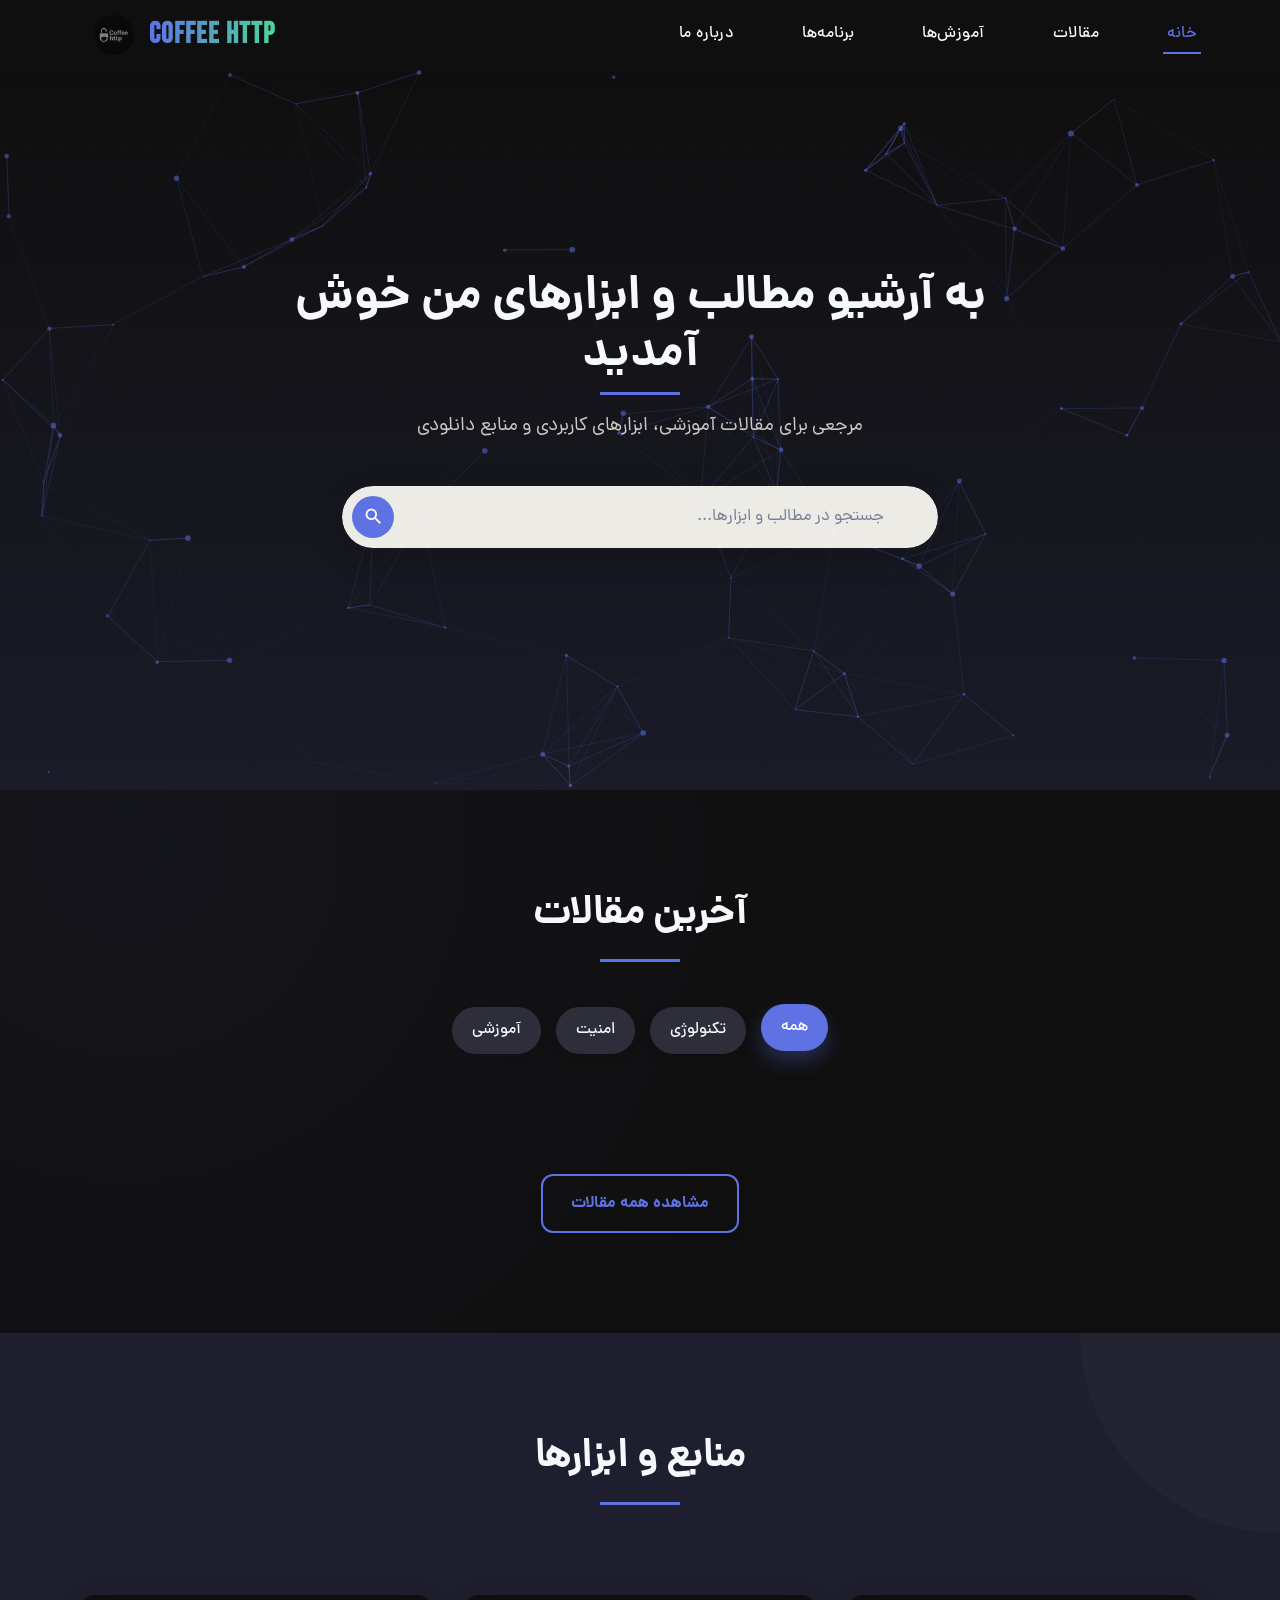
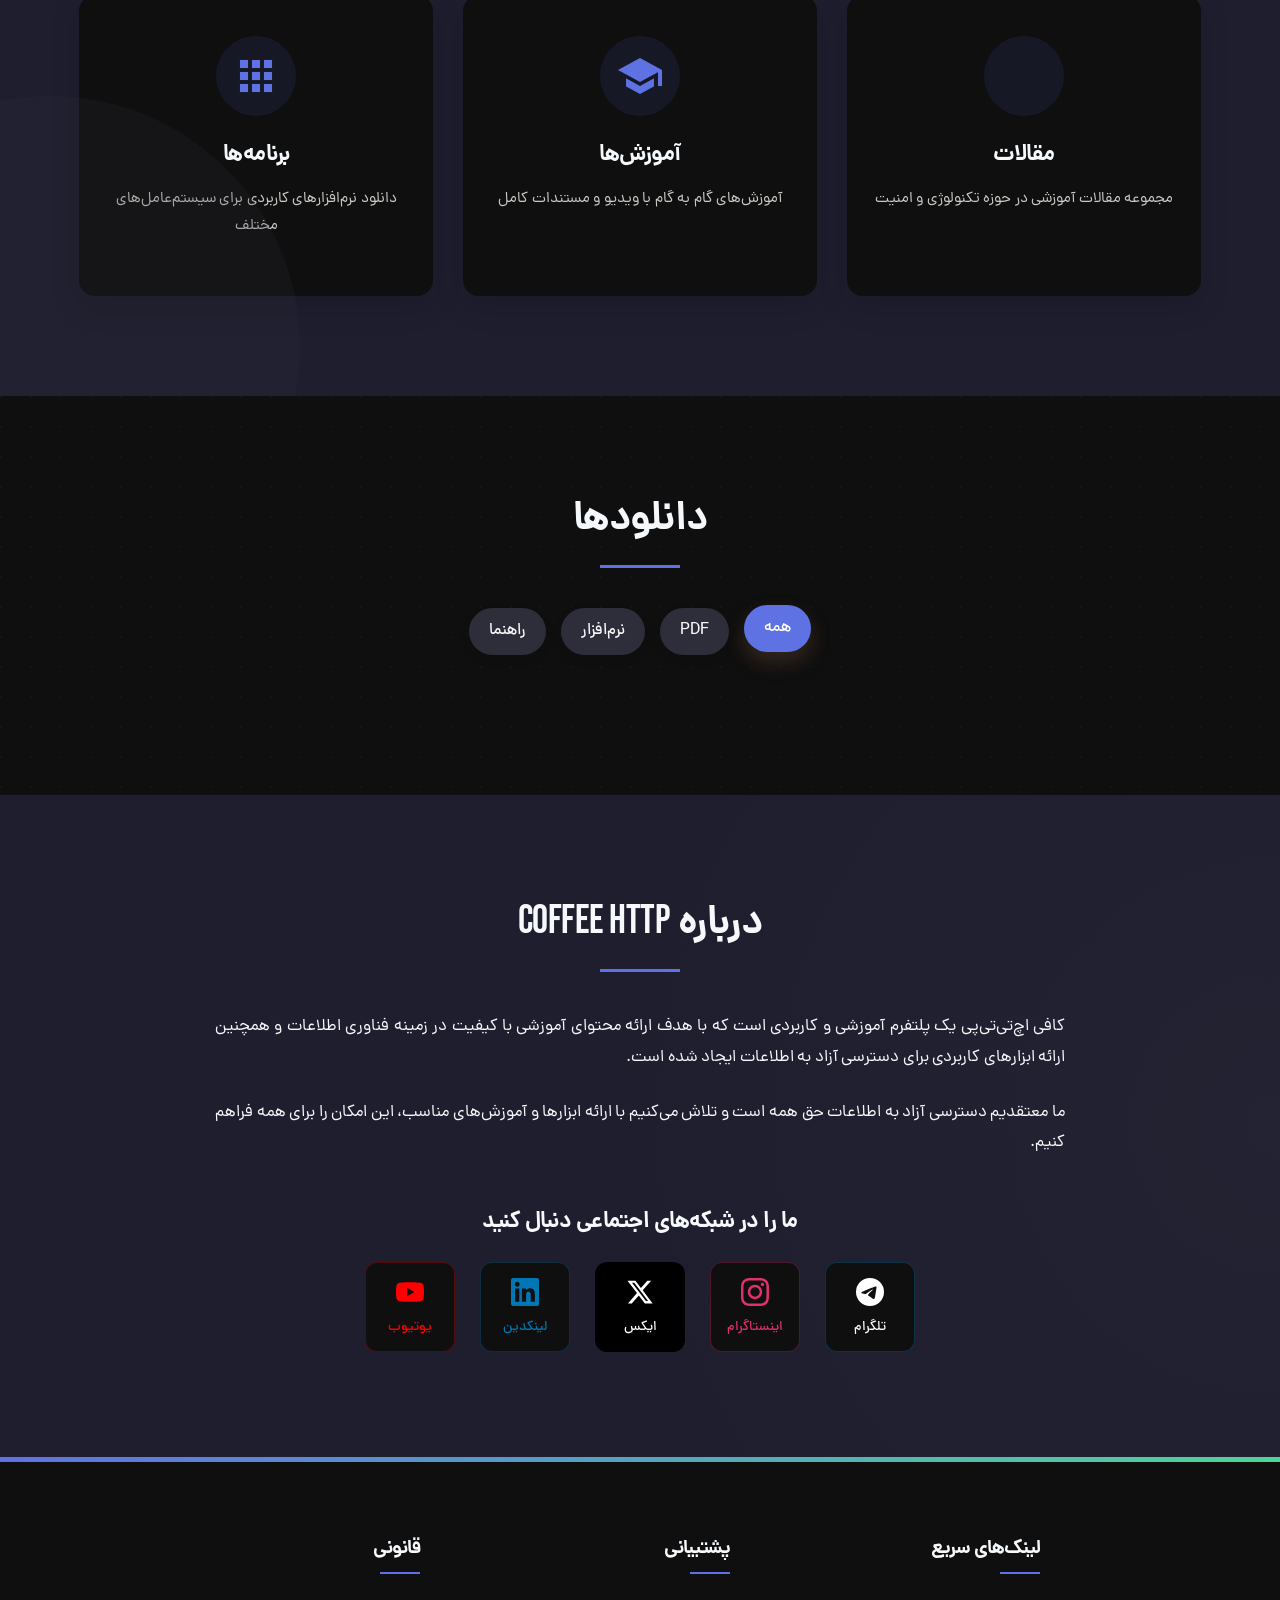
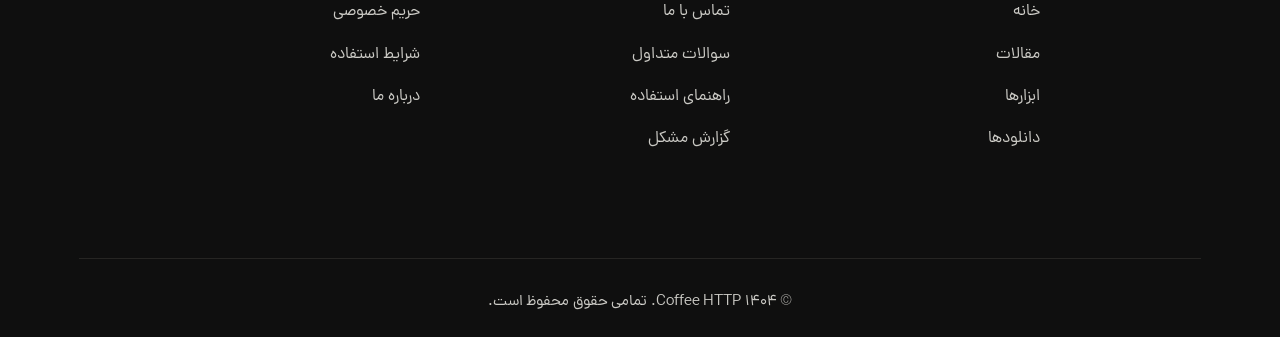
<file: index.html>
<!DOCTYPE html>
<html lang="fa" dir="rtl">
<head>
  <meta charset="utf-8">
  <meta name="viewport" content="width=device-width, initial-scale=1.0, maximum-scale=1.0, user-scalable=no">
  <meta name="description" content="Coffee HTTP - آرشیو مقالات، ابزارها و آموزش‌های پیشرفته دنیای دیجیتال">
  <meta name="theme-color" content="#1E1E2F">
  <meta name="apple-mobile-web-app-capable" content="yes">
  <meta name="apple-mobile-web-app-status-bar-style" content="black-translucent">
  <title>Coffee HTTP | آرشیو هوشمند مقالات و ابزارها</title>
  <link href="https://fonts.googleapis.com/icon?family=Material+Icons" rel="stylesheet">
  <link rel="preconnect" href="https://fonts.googleapis.com">
  <link rel="preconnect" href="https://fonts.gstatic.com" crossorigin>
  <link href="https://fonts.googleapis.com/css2?family=Bebas+Neue&display=swap" rel="stylesheet">
  <link href="style.css" rel="stylesheet" type="text/css">
  <link href="css/animations.css" rel="stylesheet" type="text/css">
</head>

<body>
  <header>
    <div class="container">
      <div class="logo">
        <a href="index.html" style="text-decoration:none; color:inherit; display:flex; align-items:center;">
          <h1>Coffee HTTP</h1>
          <img src="images/logo.png" alt="Coffee HTTP Logo" id="logo">
        </a>
      </div>
      <nav>
        <div class="menu-toggle">
          <span class="material-icons">menu</span>
        </div>
        <ul class="nav-menu">
          <li><a href="index.html" class="active">خانه</a></li>
          <li><a href="articles.html">مقالات</a></li>
          <li><a href="tutorials.html">آموزش‌ها</a></li>
          <li><a href="apps.html">برنامه‌ها</a></li>
          <li><a href="#about">درباره ما</a></li>
        </ul>
      </nav>
    </div>
  </header>

  <section class="hero">
    <div id="particles-js"></div>
    <div class="container content-over-particles">
      <div class="hero-content">
        <h2 class="centered-text">به آرشیو مطالب و ابزارهای من خوش آمدید</h2>
        <p class="centered-text" style="text-align: center; margin: 0 auto 20px auto; max-width: 800px;">مرجعی برای مقالات آموزشی، ابزارهای کاربردی و منابع دانلودی</p>
        <div class="search-container">
          <input type="text" id="search-input" placeholder="جستجو در مطالب و ابزارها...">
          <button id="search-button"><span class="material-icons">search</span></button>
        </div>
      </div>
    </div>
  </section>

  <section id="articles" class="articles-section">
    <div class="container">
      <div class="section-header">
        <h2>آخرین مقالات</h2>
        <div class="categories">
          <span class="category active" data-category="all">همه</span>
          <span class="category" data-category="tech">تکنولوژی</span>
          <span class="category" data-category="security">امنیت</span>
          <span class="category" data-category="tutorial">آموزشی</span>
        </div>
      </div>

      <div class="articles-container" id="articles-container">
        <!-- Article cards will be dynamically loaded here from script.js -->
      </div>

      <div class="view-more">
        <a href="articles.html" class="btn secondary-btn">مشاهده همه مقالات</a>
      </div>
    </div>
  </section>

  <section id="tools" class="tools-section">
    <div class="container">
      <h2>منابع و ابزارها</h2>
      <div class="category-cards">
        <a href="articles.html" class="category-card">
          <div class="category-icon">
            <span class="material-icons">article</span>
          </div>
          <h3>مقالات</h3>
          <p>مجموعه مقالات آموزشی در حوزه تکنولوژی و امنیت</p>
        </a>

        <a href="tutorials.html" class="category-card">
          <div class="category-icon">
            <span class="material-icons">school</span>
          </div>
          <h3>آموزش‌ها</h3>
          <p>آموزش‌های گام به گام با ویدیو و مستندات کامل</p>
        </a>

        <a href="apps.html" class="category-card">
          <div class="category-icon">
            <span class="material-icons">apps</span>
          </div>
          <h3>برنامه‌ها</h3>
          <p>دانلود نرم‌افزارهای کاربردی برای سیستم‌عامل‌های مختلف</p>
        </a>
      </div>
    </div>
  </section>

  <section id="downloads" class="downloads-section">
    <div class="container">
      <h2>دانلودها</h2>
      <div class="downloads-filters">
        <span class="filter active" data-filter="all">همه</span>
        <span class="filter" data-filter="pdf">PDF</span>
        <span class="filter" data-filter="app">نرم‌افزار</span>
        <span class="filter" data-filter="guide">راهنما</span>
      </div>

      <div class="downloads-container" id="downloads-container">
        <!-- Download items will be dynamically loaded here from script.js -->
      </div>
    </div>
  </section>

  <section id="about" class="about-section">
    <div class="container">
      <div class="about-content">
        <h2>درباره 
          <span 
            class="en-brand" 
            style="font-family: 'Bebas Neue', sans-serif; font-weight: 400; font-style: normal;">
            Coffee HTTP
          </span>
        </h2>
        <p>کافی اچ‌تی‌تی‌پی یک پلتفرم آموزشی و کاربردی است که با هدف ارائه محتوای آموزشی با کیفیت در زمینه فناوری اطلاعات و همچنین ارائه ابزارهای کاربردی برای دسترسی آزاد به اطلاعات ایجاد شده است.</p>
        <p>ما معتقدیم دسترسی آزاد به اطلاعات حق همه است و تلاش می‌کنیم با ارائه ابزارها و آموزش‌های مناسب، این امکان را برای همه فراهم کنیم.</p>

        <div class="social-links">
            <h3>ما را در شبکه‌های اجتماعی دنبال کنید</h3>
            <div class="social-icons">
              <a href="https://t.me/CoffeeHTTP" target="_blank" rel="noopener noreferrer" aria-label="تلگرام" class="social-link telegram">
                <svg viewBox="0 0 24 24" width="24" height="24" class="social-icon-svg"><path fill="currentColor" d="M11.944 0A12 12 0 0 0 0 12a12 12 0 0 0 12 12 12 12 0 0 0 12-12A12 12 0 0 0 12 0a12 12 0 0 0-.056 0zm4.962 7.224c.1-.002.321.023.465.14a.506.506 0 0 1 .171.325c.016.093.036.306.02.472-.18 1.898-.962 6.502-1.36 8.627-.168.9-.499 1.201-.82 1.23-.696.065-1.225-.46-1.9-.902-1.056-.693-1.653-1.124-2.678-1.8-1.185-.78-.417-1.21.258-1.91.177-.184 3.247-2.977 3.307-3.23.007-.032.014-.15-.056-.212s-.174-.041-.249-.024c-.106.024-1.793 1.14-5.061 3.345-.48.33-.913.49-1.302.48-.428-.008-1.252-.241-1.865-.44-.752-.245-1.349-.374-1.297-.789.027-.216.325-.437.893-.663 3.498-1.524 5.83-2.529 6.998-3.014 3.332-1.386 4.025-1.627 4.476-1.635z"/></svg>
                <span class="social-name">تلگرام</span>
              </a>
              <a href="#" target="_blank" aria-label="اینستاگرام" class="social-link instagram">
                <svg viewBox="0 0 24 24" width="24" height="24" class="social-icon-svg"><path fill="currentColor" d="M12 0C8.74 0 8.333.015 7.053.072 5.775.132 4.905.333 4.14.63c-.789.306-1.459.717-2.126 1.384S.935 3.35.63 4.14C.333 4.905.131 5.775.072 7.053.012 8.333 0 8.74 0 12s.015 3.667.072 4.947c.06 1.277.261 2.148.558 2.913.306.788.717 1.459 1.384 2.126.667.666 1.336 1.079 2.126 1.384.766.296 1.636.499 2.913.558C8.333 23.988 8.74 24 12 24s3.667-.015 4.947-.072c1.277-.06 2.148-.262 2.913-.558.788-.306 1.459-.718 2.126-1.384.666-.667 1.079-1.335 1.384-2.126.296-.765.499-1.636.558-2.913.06-1.28.072-1.687.072-4.947s-.015-3.667-.072-4.947c-.06-1.277-.262-2.149-.558-2.913-.306-.789-.718-1.459-1.384-2.126C21.319 1.347 20.651.935 19.86.63c-.765-.297-1.636-.499-2.913-.558C15.667.012 15.26 0 12 0zm0 2.16c3.203 0 3.585.016 4.85.071 1.17.055 1.805.249 2.227.415.562.217.96.477 1.382.896.419.42.679.819.896 1.381.164.422.36 1.057.413 2.227.057 1.266.07 1.646.07 4.85s-.015 3.585-.074 4.85c-.061 1.17-.256 1.805-.421 2.227-.224.562-.479.96-.899 1.382-.419.419-.824.679-1.38.896-.42.164-1.065.36-2.235.413-1.274.057-1.649.07-4.859.07-3.211 0-3.586-.015-4.859-.074-1.171-.061-1.816-.256-2.236-.421-.569-.224-.96-.479-1.379-.899-.421-.419-.69-.824-.9-1.38-.165-.42-.359-1.065-.42-2.235-.045-1.26-.061-1.649-.061-4.844 0-3.196.016-3.586.061-4.861.061-1.17.255-1.814.42-2.234.21-.57.479-.96.9-1.381.419-.419.81-.689 1.379-.898.42-.166 1.051-.361 2.221-.421 1.275-.045 1.65-.06 4.859-.06l.045.03zm0 3.678c-3.405 0-6.162 2.76-6.162 6.162 0 3.405 2.76 6.162 6.162 6.162 3.405 0 6.162-2.76 6.162-6.162 0-3.405-2.76-6.162-6.162-6.162zM12 16c-2.21 0-4-1.79-4-4s1.79-4 4-4 4 1.79 4 4-1.79 4-4 4zm7.846-10.405c0 .795-.646 1.44-1.44 1.44-.795 0-1.44-.646-1.44-1.44 0-.794.646-1.439 1.44-1.439.793-.001 1.44.645 1.44 1.439z"/></svg>
                <span class="social-name">اینستاگرام</span>
              </a>
              <a href="#" target="_blank" aria-label="ایکس (توئیتر)" class="social-link twitter">
                <svg viewBox="0 0 24 24" width="24" height="24" class="social-icon-svg"><path fill="currentColor" d="M18.244 2.25h3.308l-7.227 8.26 8.502 11.24H16.17l-5.214-6.817L4.99 21.75H1.68l7.73-8.835L1.254 2.25H8.08l4.713 6.231zm-1.161 17.52h1.833L7.084 4.126H5.117z"/></svg>
                <span class="social-name">ایکس</span>
              </a>
              <a href="#" target="_blank" aria-label="لینکدین" class="social-link linkedin">
                <svg viewBox="0 0 24 24" width="24" height="24" class="social-icon-svg"><path fill="currentColor" d="M20.447 20.452h-3.554v-5.569c0-1.328-.027-3.037-1.852-3.037-1.853 0-2.136 1.445-2.136 2.939v5.667H9.351V9h3.414v1.561h.046c.477-.9 1.637-1.85 3.37-1.85 3.601 0 4.267 2.37 4.267 5.455v6.286zM5.337 7.433c-1.144 0-2.063-.926-2.063-2.065 0-1.138.92-2.063 2.063-2.063 1.14 0 2.064.925 2.064 2.063 0 1.139-.925 2.065-2.064 2.065zm1.782 13.019H3.555V9h3.564v11.452zM22.225 0H1.771C.792 0 0 .774 0 1.729v20.542C0 23.227.792 24 1.771 24h20.451C23.2 24 24 23.227 24 22.271V1.729C24 .774 23.2 0 22.222 0h.003z"/></svg>
                <span class="social-name">لینکدین</span>
              </a>
              <a href="#" target="_blank" aria-label="یوتیوب" class="social-link youtube">
                <svg viewBox="0 0 24 24" width="24" height="24" class="social-icon-svg"><path fill="currentColor" d="M23.498 6.186a3.016 3.016 0 0 0-2.122-2.136C19.505 3.545 12 3.545 12 3.545s-7.505 0-9.377.505A3.017 3.017 0 0 0 .502 6.186C0 8.07 0 12 0 12s0 3.93.502 5.814a3.016 3.016 0 0 0 2.122 2.136c1.871.505 9.376.505 9.376.505s7.505 0 9.377-.505a3.015 3.015 0 0 0 2.122-2.136C24 15.93 24 12 24 12s0-3.93-.502-5.814zM9.545 15.568V8.432L15.818 12l-6.273 3.568z"/></svg>
                <span class="social-name">یوتیوب</span>
              </a>
            </div>
          </div>
      </div>
    </div>
  </section>

  <footer>
    <div class="container">
      <div class="footer-content">
        <div class="footer-links">
          <div class="footer-section">
            <h4>لینک‌های سریع</h4>
            <ul>
              <li><a href="#">خانه</a></li>
              <li><a href="#articles">مقالات</a></li>
              <li><a href="#tools">ابزارها</a></li>
              <li><a href="#downloads">دانلودها</a></li>
            </ul>
          </div>

          <div class="footer-section">
            <h4>پشتیبانی</h4>
            <ul>
              <li><a href="support.html">تماس با ما</a></li>
              <li><a href="support.html#faq">سوالات متداول</a></li>
              <li><a href="support.html#guide">راهنمای استفاده</a></li>
              <li><a href="support.html#contact">گزارش مشکل</a></li>
            </ul>
          </div>

          <div class="footer-section">
            <h4>قانونی</h4>
            <ul>
              <li><a href="#">حریم خصوصی</a></li>
              <li><a href="#">شرایط استفاده</a></li>
              <li><a href="#">درباره ما</a></li>
            </ul>
          </div>
        </div>
      </div>

      <div class="footer-bottom">
        <p>&copy; ۱۴۰۴ Coffee HTTP. تمامی حقوق محفوظ است.</p>
      </div>
    </div>
  </footer>

  <div id="article-modal" class="modal">
    <div class="modal-content">
      <span class="close-modal">&times;</span>
      <div id="modal-article-content"></div>
      <div class="modal-share">
        <h4>اشتراک‌گذاری این مقاله:</h4>
        <div class="share-buttons">
          <button class="share-btn telegram"><span class="material-icons">send</span> تلگرام</button>
          <button class="share-btn twitter"><span class="material-icons">close</span> ایکس</button>
          <button class="share-btn whatsapp">
            <svg viewBox="0 0 24 24" width="20" height="20" class="social-icon-svg">
              <path fill="currentColor" d="M17.472 14.382c-.297-.149-1.758-.867-2.03-.967-.273-.099-.471-.148-.67.15-.197.297-.767.966-.94 1.164-.173.199-.347.223-.644.075-.297-.15-1.255-.463-2.39-1.475-.883-.788-1.48-1.761-1.653-2.059-.173-.297-.018-.458.13-.606.134-.133.298-.347.446-.52.149-.174.198-.298.298-.497.099-.198.05-.371-.025-.52-.075-.149-.669-1.612-.916-2.207-.242-.579-.487-.5-.669-.51-.173-.008-.371-.01-.57-.01-.198 0-.52.074-.792.372-.272.297-1.04 1.016-1.04 2.479 0 1.462 1.065 2.875 1.213 3.074.149.198 2.096 3.2 5.077 4.487.709.306 1.262.489 1.694.625.712.227 1.36.195 1.871.118.571-.085 1.758-.719 2.006-1.413.248-.694.248-1.289.173-1.413-.074-.124-.272-.198-.57-.347m-5.421 7.403h-.004a9.87 9.87 0 01-5.031-1.378l-.361-.214-3.741.982.998-3.648-.235-.374a9.86 9.86 0 01-1.51-5.26c.001-5.45 4.436-9.884 9.888-9.884 2.64 0 5.122 1.03 6.988 2.898a9.825 9.825 0 012.893 6.994c-.003 5.45-4.437 9.884-9.885 9.884m8.413-18.297A11.815 11.815 0 0012.05 0C5.495 0 .16 5.335.157 11.892c0 2.096.547 4.142 1.588 5.945L.057 24l6.305-1.654a11.882 11.882 0 005.683 1.448h.005c6.554 0 11.89-5.335 11.893-11.893a11.821 11.821 0 00-3.48-8.413z"/>
            </svg> واتساپ
          </button>
          <button class="share-btn copy-link"><span class="material-icons">link</span> کپی لینک</button>
        </div>
      </div>
    </div>
  </div>

  <script src="js/particles.js"></script>
  <script type="module" src="js/main.js"></script>
  <script>
    document.addEventListener('DOMContentLoaded', function() {
      if (document.getElementById('particles-js')) {
        particlesJS('particles-js', {
          "particles": {
            "number": {
              "value": 80,
              "density": {
                "enable": true,
                "value_area": 800
              }
            },
            "color": {
              "value": "#5E72E4"
            },
            "shape": {
              "type": "circle",
              "stroke": {
                "width": 0,
                "color": "#000000"
              },
              "polygon": {
                "nb_sides": 5
              }
            },
            "opacity": {
              "value": 0.5,
              "random": false,
              "anim": {
                "enable": false,
                "speed": 1,
                "opacity_min": 0.1,
                "sync": false
              }
            },
            "size": {
              "value": 3,
              "random": true,
              "anim": {
                "enable": false,
                "speed": 40,
                "size_min": 0.1,
                "sync": false
              }
            },
            "line_linked": {
              "enable": true,
              "distance": 150,
              "color": "#5E72E4",
              "opacity": 0.4,
              "width": 1
            },
            "move": {
              "enable": true,
              "speed": 2,
              "direction": "none",
              "random": false,
              "straight": false,
              "out_mode": "out",
              "attract": {
                "enable": false,
                "rotateX": 600,
                "rotateY": 1200
              }
            }
          },
          "interactivity": {
            "detect_on": "canvas",
            "events": {
              "onhover": {
                "enable": true,
                "mode": "grab"
              },
              "onclick": {
                "enable": true,
                "mode": "push"
              },
              "resize": true
            },
            "modes": {
              "grab": {
                "distance": 140,
                "line_linked": {
                  "opacity": 1
                }
              },
              "bubble": {
                "distance": 400,
                "size": 40,
                "duration": 2,
                "opacity": 8,
                "speed": 3
              },
              "repulse": {
                "distance": 200
              },
              "push": {
                "particles_nb": 4
              },
              "remove": {
                "particles_nb": 2
              }
            }
          },
          "retina_detect": true
        });
      }
    });
  </script>
</body>
</html>
</file>
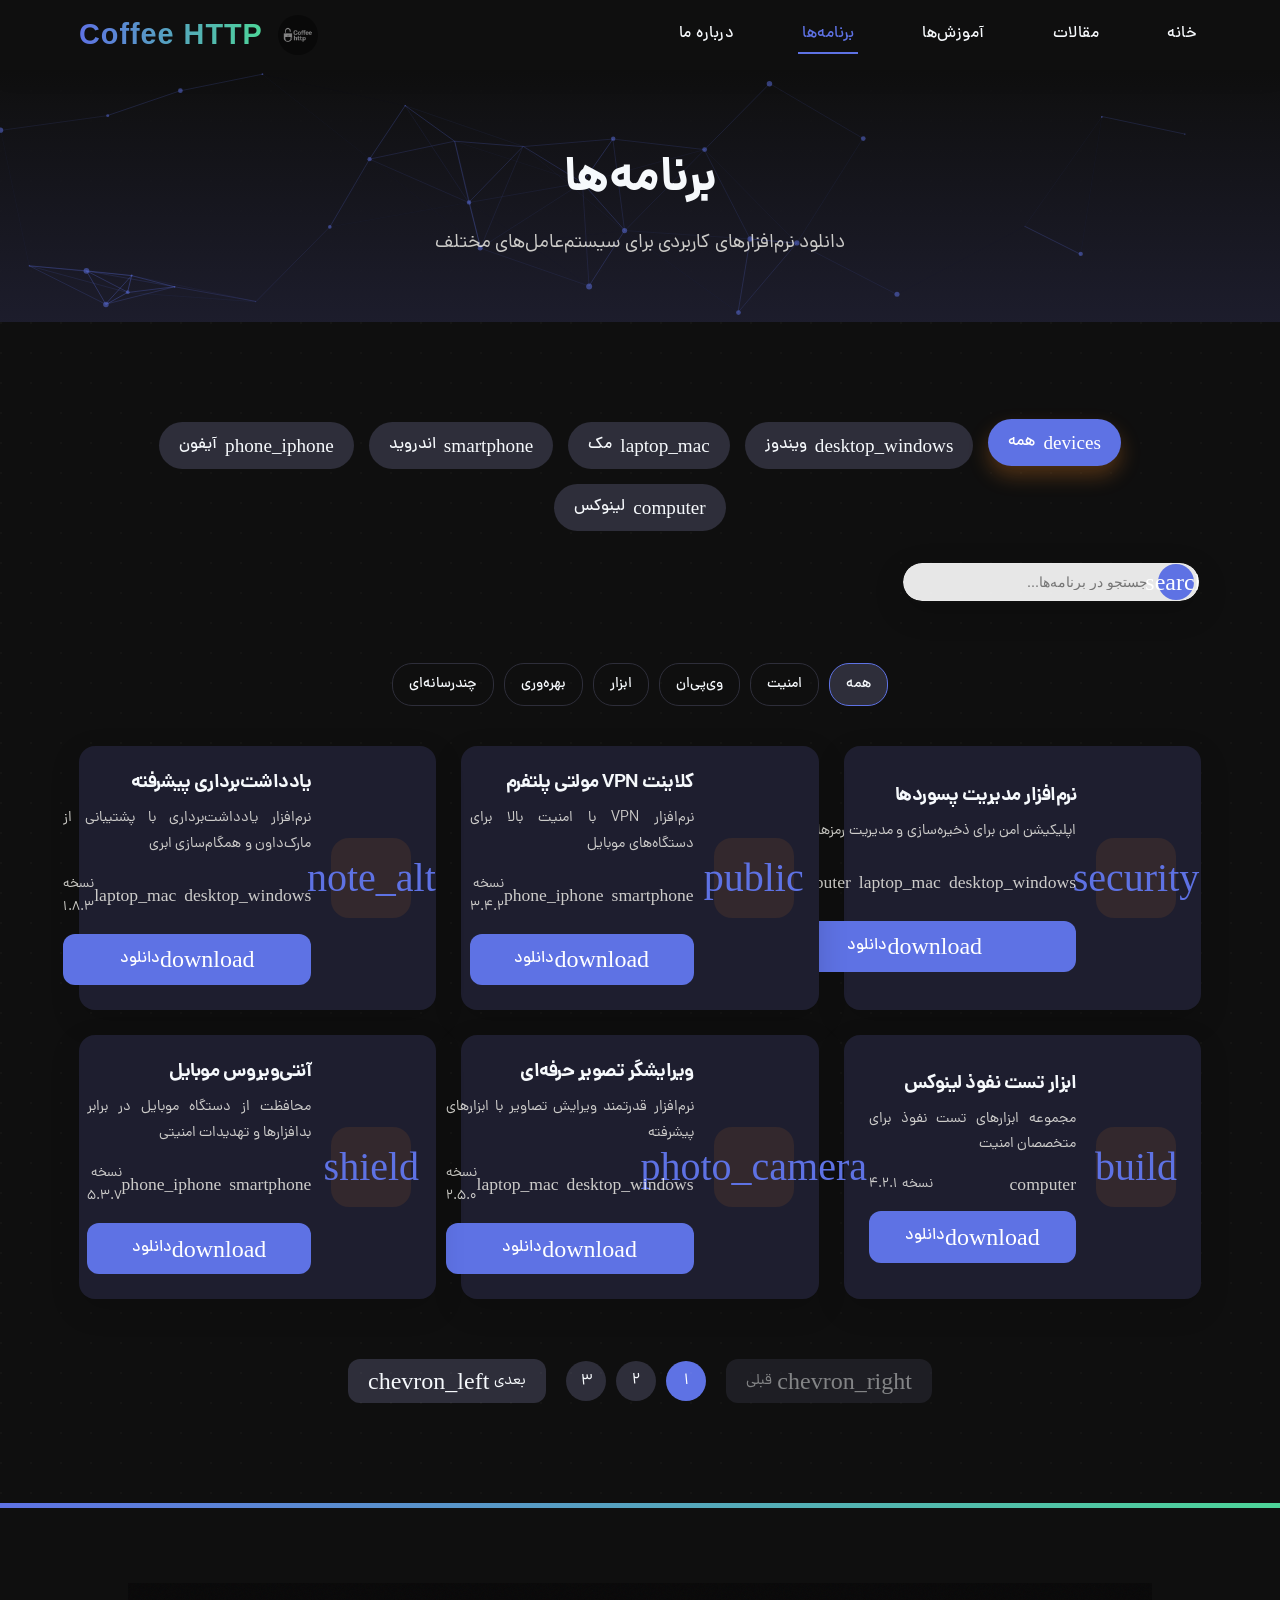
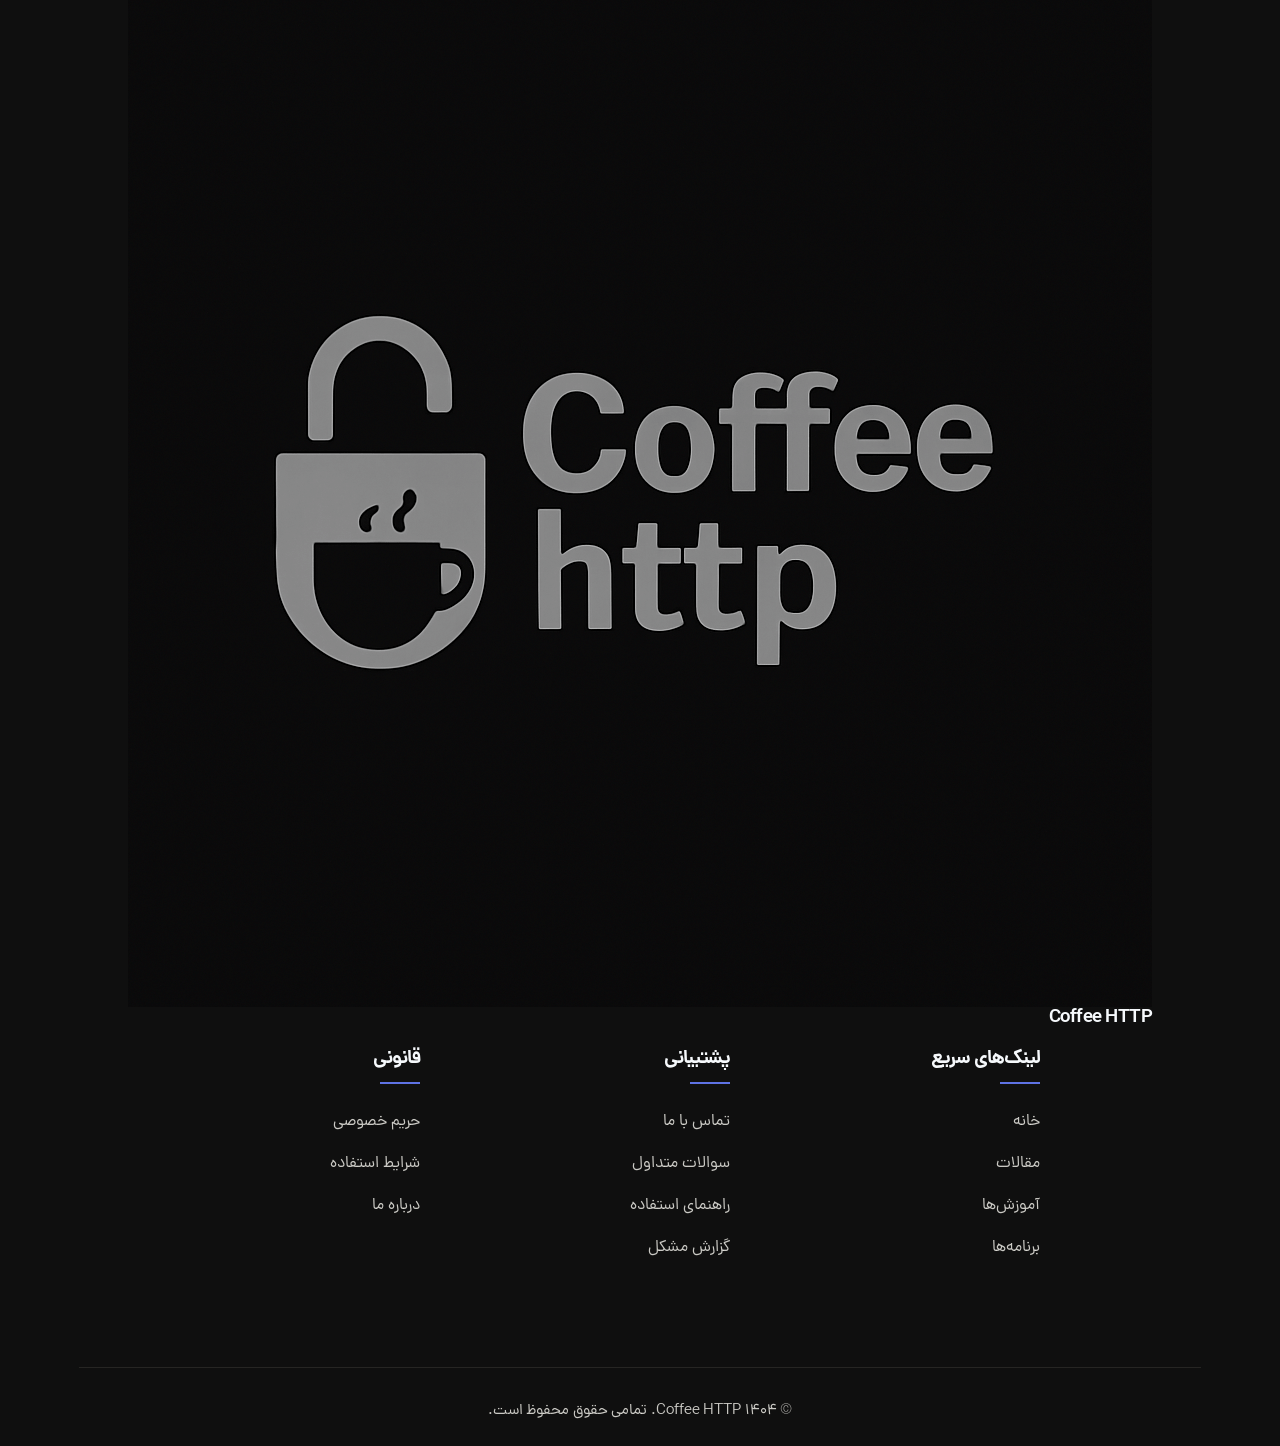
<file: apps.html>
<!DOCTYPE html>
<html lang="fa" dir="rtl">
<head>
  <meta charset="utf-8">
  <meta name="viewport" content="width=device-width, initial-scale=1.0, maximum-scale=1.0, user-scalable=no">
  <meta name="description" content="Coffee HTTP - آرشیو مقالات، ابزارها و آموزش‌های پیشرفته دنیای دیجیتال">
  <meta name="theme-color" content="#1E1E2F">
  <meta name="apple-mobile-web-app-capable" content="yes">
  <meta name="apple-mobile-web-app-status-bar-style" content="black-translucent">
  
  <!-- Security Headers -->
  <meta http-equiv="Content-Security-Policy" content="default-src 'self'; script-src 'self' 'unsafe-inline' https://fonts.googleapis.com; style-src 'self' 'unsafe-inline' https://fonts.googleapis.com; font-src 'self' https://fonts.gstatic.com; img-src 'self' https://source.unsplash.com data:; connect-src 'self';">
  <meta http-equiv="X-Content-Type-Options" content="nosniff">
  <meta http-equiv="X-XSS-Protection" content="1; mode=block">
  <meta http-equiv="Referrer-Policy" content="no-referrer-when-downgrade">
  <title>برنامه‌ها | Coffee HTTP</title>
  <link href="https://fonts.googleapis.com/icon?family=Material+Icons" rel="stylesheet">
  <link rel="preconnect" href="https://fonts.googleapis.com">
  <link rel="preconnect" href="https://fonts.gstatic.com" crossorigin>
  <link href="https://fonts.googleapis.com/css2?family=Bebas+Neue&display=swap" rel="stylesheet">
  <link href="style.css" rel="stylesheet" type="text/css">
  <link href="css/animations.css" rel="stylesheet" type="text/css">
</head>

<body>
  <header>
    <div class="container">
      <div class="logo">
        <a href="index.html" style="text-decoration:none; color:inherit; display:flex; align-items:center;">
          <img src="images/logo.png" alt="Coffee HTTP Logo" id="logo">
          <h1>Coffee HTTP</h1>
        </a>
      </div>
      <nav>
        <div class="menu-toggle">
          <span class="material-icons">menu</span>
        </div>
        <ul class="nav-menu">
          <li><a href="index.html">خانه</a></li>
          <li><a href="articles.html">مقالات</a></li>
          <li><a href="tutorials.html">آموزش‌ها</a></li>
          <li><a href="apps.html" class="active">برنامه‌ها</a></li>
          <li><a href="index.html#about">درباره ما</a></li>
        </ul>
      </nav>
    </div>
  </header>

  <section class="page-header">
    <div id="particles-js"></div>
    <div class="container content-over-particles">
      <h1>برنامه‌ها</h1>
      <p>دانلود نرم‌افزارهای کاربردی برای سیستم‌عامل‌های مختلف</p>
    </div>
  </section>

  <section class="apps-section">
    <div class="container">
      <div class="section-header">
        <div class="os-filters">
          <span class="os-filter active" data-os="all">
            <span class="material-icons">devices</span>
            <span>همه</span>
          </span>
          <span class="os-filter" data-os="windows">
            <span class="material-icons">desktop_windows</span>
            <span>ویندوز</span>
          </span>
          <span class="os-filter" data-os="mac">
            <span class="material-icons">laptop_mac</span>
            <span>مک</span>
          </span>
          <span class="os-filter" data-os="android">
            <span class="material-icons">smartphone</span>
            <span>اندروید</span>
          </span>
          <span class="os-filter" data-os="ios">
            <span class="material-icons">phone_iphone</span>
            <span>آیفون</span>
          </span>
          <span class="os-filter" data-os="linux">
            <span class="material-icons">computer</span>
            <span>لینوکس</span>
          </span>
        </div>
        
        <div class="search-container apps-search">
          <input type="text" id="apps-search-input" placeholder="جستجو در برنامه‌ها...">
          <button id="apps-search-button"><span class="material-icons">search</span></button>
        </div>
      </div>

      <div class="category-tabs">
        <span class="tab active" data-category="all">همه</span>
        <span class="tab" data-category="security">امنیت</span>
        <span class="tab" data-category="vpn">وی‌پی‌ان</span>
        <span class="tab" data-category="utility">ابزار</span>
        <span class="tab" data-category="productivity">بهره‌وری</span>
        <span class="tab" data-category="multimedia">چندرسانه‌ای</span>
      </div>

      <div class="apps-container" id="apps-container">
        <!-- App cards will be dynamically loaded here from script.js -->
        <div class="app-card" data-os="windows mac linux" data-category="security">
          <div class="app-icon">
            <span class="material-icons">security</span>
          </div>
          <div class="app-content">
            <h3>نرم‌افزار مدیریت پسوردها</h3>
            <p>اپلیکیشن امن برای ذخیره‌سازی و مدیریت رمزهای عبور</p>
            <div class="app-meta">
              <div class="app-platforms">
                <span class="platform windows"><span class="material-icons">desktop_windows</span></span>
                <span class="platform mac"><span class="material-icons">laptop_mac</span></span>
                <span class="platform linux"><span class="material-icons">computer</span></span>
              </div>
              <span class="app-version">نسخه 2.1.5</span>
            </div>
            <a href="#" class="download-button">
              <span class="material-icons">download</span>
              دانلود
            </a>
          </div>
        </div>

        <div class="app-card" data-os="android ios" data-category="vpn">
          <div class="app-icon">
            <span class="material-icons">public</span>
          </div>
          <div class="app-content">
            <h3>کلاینت VPN مولتی پلتفرم</h3>
            <p>نرم‌افزار VPN با امنیت بالا برای دستگاه‌های موبایل</p>
            <div class="app-meta">
              <div class="app-platforms">
                <span class="platform android"><span class="material-icons">smartphone</span></span>
                <span class="platform ios"><span class="material-icons">phone_iphone</span></span>
              </div>
              <span class="app-version">نسخه 3.4.2</span>
            </div>
            <a href="#" class="download-button">
              <span class="material-icons">download</span>
              دانلود
            </a>
          </div>
        </div>

        <div class="app-card" data-os="windows mac" data-category="productivity">
          <div class="app-icon">
            <span class="material-icons">note_alt</span>
          </div>
          <div class="app-content">
            <h3>یادداشت‌برداری پیشرفته</h3>
            <p>نرم‌افزار یادداشت‌برداری با پشتیبانی از مارک‌داون و همگام‌سازی ابری</p>
            <div class="app-meta">
              <div class="app-platforms">
                <span class="platform windows"><span class="material-icons">desktop_windows</span></span>
                <span class="platform mac"><span class="material-icons">laptop_mac</span></span>
              </div>
              <span class="app-version">نسخه 1.8.3</span>
            </div>
            <a href="#" class="download-button">
              <span class="material-icons">download</span>
              دانلود
            </a>
          </div>
        </div>

        <div class="app-card" data-os="linux" data-category="utility">
          <div class="app-icon">
            <span class="material-icons">build</span>
          </div>
          <div class="app-content">
            <h3>ابزار تست نفوذ لینوکس</h3>
            <p>مجموعه ابزارهای تست نفوذ برای متخصصان امنیت</p>
            <div class="app-meta">
              <div class="app-platforms">
                <span class="platform linux"><span class="material-icons">computer</span></span>
              </div>
              <span class="app-version">نسخه 4.2.1</span>
            </div>
            <a href="#" class="download-button">
              <span class="material-icons">download</span>
              دانلود
            </a>
          </div>
        </div>

        <div class="app-card" data-os="windows mac" data-category="multimedia">
          <div class="app-icon">
            <span class="material-icons">photo_camera</span>
          </div>
          <div class="app-content">
            <h3>ویرایشگر تصویر حرفه‌ای</h3>
            <p>نرم‌افزار قدرتمند ویرایش تصاویر با ابزارهای پیشرفته</p>
            <div class="app-meta">
              <div class="app-platforms">
                <span class="platform windows"><span class="material-icons">desktop_windows</span></span>
                <span class="platform mac"><span class="material-icons">laptop_mac</span></span>
              </div>
              <span class="app-version">نسخه 2.5.0</span>
            </div>
            <a href="#" class="download-button">
              <span class="material-icons">download</span>
              دانلود
            </a>
          </div>
        </div>

        <div class="app-card" data-os="android ios" data-category="security">
          <div class="app-icon">
            <span class="material-icons">shield</span>
          </div>
          <div class="app-content">
            <h3>آنتی‌ویروس موبایل</h3>
            <p>محافظت از دستگاه موبایل در برابر بدافزارها و تهدیدات امنیتی</p>
            <div class="app-meta">
              <div class="app-platforms">
                <span class="platform android"><span class="material-icons">smartphone</span></span>
                <span class="platform ios"><span class="material-icons">phone_iphone</span></span>
              </div>
              <span class="app-version">نسخه 5.3.7</span>
            </div>
            <a href="#" class="download-button">
              <span class="material-icons">download</span>
              دانلود
            </a>
          </div>
        </div>
      </div>

      <div class="pagination">
        <button class="pagination-btn" id="prev-app-page" disabled><span class="material-icons">chevron_right</span> قبلی</button>
        <div class="page-numbers" id="app-page-numbers">
          <span class="page-number active">۱</span>
          <span class="page-number">۲</span>
          <span class="page-number">۳</span>
        </div>
        <button class="pagination-btn" id="next-app-page">بعدی <span class="material-icons">chevron_left</span></button>
      </div>
    </div>
  </section>

  <footer>
    <div class="container">
      <div class="footer-content">
        <div class="footer-logo">
          <img src="images/logo.png" alt="Coffee HTTP Logo">
          <h3>Coffee HTTP</h3>
        </div>

        <div class="footer-links">
          <div class="footer-section">
            <h4>لینک‌های سریع</h4>
            <ul>
              <li><a href="index.html">خانه</a></li>
              <li><a href="articles.html">مقالات</a></li>
              <li><a href="tutorials.html">آموزش‌ها</a></li>
              <li><a href="apps.html">برنامه‌ها</a></li>
            </ul>
          </div>

          <div class="footer-section">
            <h4>پشتیبانی</h4>
            <ul>
              <li><a href="support.html">تماس با ما</a></li>
              <li><a href="support.html#faq">سوالات متداول</a></li>
              <li><a href="support.html#guide">راهنمای استفاده</a></li>
              <li><a href="support.html#contact">گزارش مشکل</a></li>
            </ul>
          </div>

          <div class="footer-section">
            <h4>قانونی</h4>
            <ul>
              <li><a href="#">حریم خصوصی</a></li>
              <li><a href="#">شرایط استفاده</a></li>
              <li><a href="index.html#about">درباره ما</a></li>
            </ul>
          </div>
        </div>
      </div>

      <div class="footer-bottom">
        <p>&copy; ۱۴۰۴ Coffee HTTP. تمامی حقوق محفوظ است.</p>
      </div>
    </div>
  </footer>

  <script src="js/particles.js"></script>
  <script type="module" src="js/main.js"></script>
  <script>
    document.addEventListener('DOMContentLoaded', function() {
      particlesJS('particles-js', {
        "particles": {
          "number": {
            "value": 80,
            "density": {
              "enable": true,
              "value_area": 800
            }
          },
          "color": {
            "value": "#5E72E4"
          },
          "shape": {
            "type": "circle",
            "stroke": {
              "width": 0,
              "color": "#000000"
            },
            "polygon": {
              "nb_sides": 5
            }
          },
          "opacity": {
            "value": 0.5,
            "random": false,
            "anim": {
              "enable": false,
              "speed": 1,
              "opacity_min": 0.1,
              "sync": false
            }
          },
          "size": {
            "value": 3,
            "random": true,
            "anim": {
              "enable": false,
              "speed": 40,
              "size_min": 0.1,
              "sync": false
            }
          },
          "line_linked": {
            "enable": true,
            "distance": 150,
            "color": "#5E72E4",
            "opacity": 0.4,
            "width": 1
          },
          "move": {
            "enable": true,
            "speed": 2,
            "direction": "none",
            "random": false,
            "straight": false,
            "out_mode": "out",
            "attract": {
              "enable": false,
              "rotateX": 600,
              "rotateY": 1200
            }
          }
        },
        "interactivity": {
          "detect_on": "canvas",
          "events": {
            "onhover": {
              "enable": true,
              "mode": "grab"
            },
            "onclick": {
              "enable": true,
              "mode": "push"
            },
            "resize": true
          },
          "modes": {
            "grab": {
              "distance": 140,
              "line_linked": {
                "opacity": 1
              }
            },
            "bubble": {
              "distance": 400,
              "size": 40,
              "duration": 2,
              "opacity": 8,
              "speed": 3
            },
            "repulse": {
              "distance": 200
            },
            "push": {
              "particles_nb": 4
            },
            "remove": {
              "particles_nb": 2
            }
          }
        },
        "retina_detect": true
      });
    });
  </script>
</body>
</html>
</file>
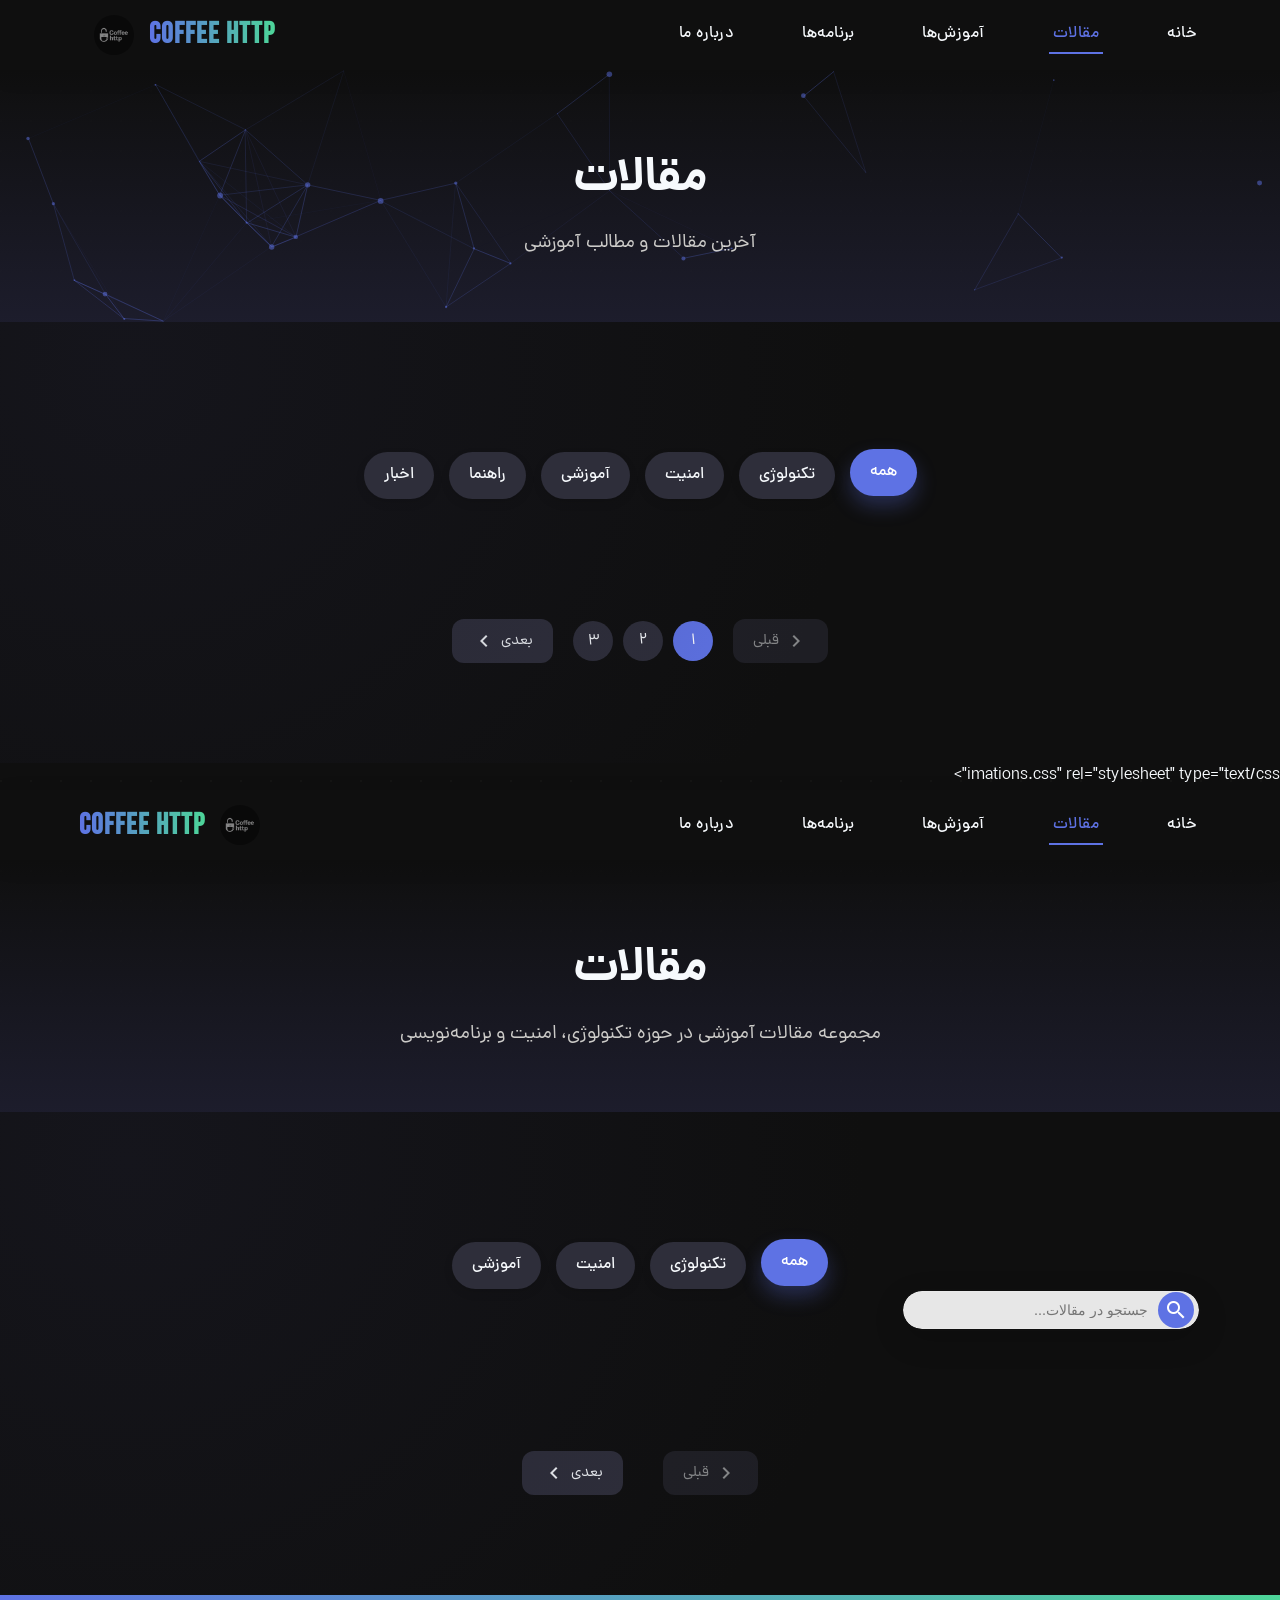
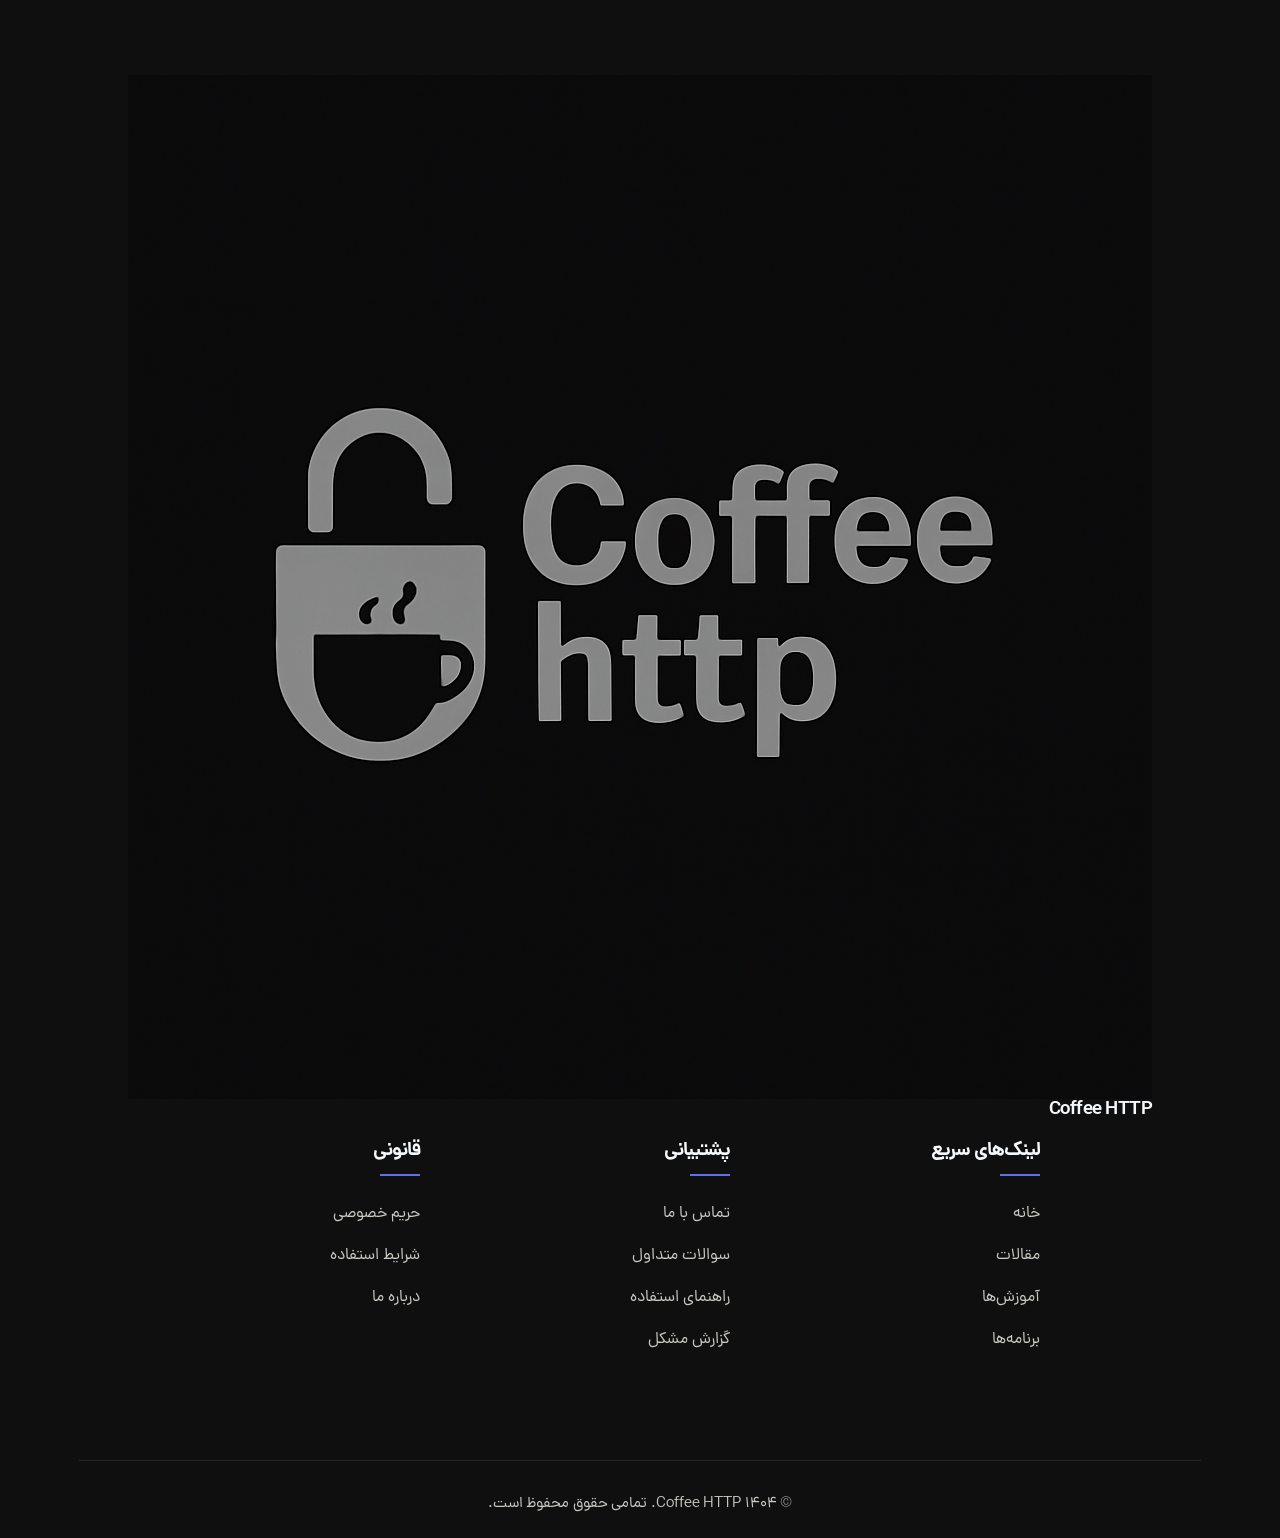
<file: articles.html>
<!DOCTYPE html>
<html lang="fa" dir="rtl">
<head>
  <meta charset="utf-8">
  <meta name="viewport" content="width=device-width, initial-scale=1.0, maximum-scale=1.0, user-scalable=no">
  <meta name="description" content="Coffee HTTP - آرشیو مقالات، ابزارها و آموزش‌های پیشرفته دنیای دیجیتال">
  <meta name="theme-color" content="#1E1E2F">
  <meta name="apple-mobile-web-app-capable" content="yes">
  <meta name="apple-mobile-web-app-status-bar-style" content="black-translucent">
  <title>مقالات | Coffee HTTP</title>
  <link href="https://fonts.googleapis.com/icon?family=Material+Icons" rel="stylesheet">
  <link rel="preconnect" href="https://fonts.googleapis.com">
  <link rel="preconnect" href="https://fonts.gstatic.com" crossorigin>
  <link href="https://fonts.googleapis.com/css2?family=Bebas+Neue&display=swap" rel="stylesheet">
  <link href="style.css" rel="stylesheet" type="text/css">
  <link href="css/animations.css" rel="stylesheet" type="text/css">
</head>

<body>
  <header>
    <div class="container">
      <div class="logo">
        <a href="index.html" style="text-decoration:none; color:inherit; display:flex; align-items:center;">
          <h1>Coffee HTTP</h1>
          <img src="images/logo.png" alt="Coffee HTTP Logo" id="logo">
        </a>
      </div>
      <nav>
        <div class="menu-toggle">
          <span class="material-icons">menu</span>
        </div>
        <ul class="nav-menu">
          <li><a href="index.html">خانه</a></li>
          <li><a href="articles.html" class="active">مقالات</a></li>
          <li><a href="tutorials.html">آموزش‌ها</a></li>
          <li><a href="apps.html">برنامه‌ها</a></li>
          <li><a href="index.html#about">درباره ما</a></li>
        </ul>
      </nav>
    </div>
  </header>

  <section class="page-header">
    <div id="particles-js"></div>
    <div class="container content-over-particles">
      <h1>مقالات</h1>
      <p>آخرین مقالات و مطالب آموزشی</p>
    </div>
  </section>

  <section class="articles-section">
    <div class="container">
      <div class="section-header">
        <div class="categories">
          <span class="category active" data-category="all">همه</span>
          <span class="category" data-category="tech">تکنولوژی</span>
          <span class="category" data-category="security">امنیت</span>
          <span class="category" data-category="tutorial">آموزشی</span>
          <span class="category" data-category="guide">راهنما</span>
          <span class="category" data-category="news">اخبار</span>
        </div>
      </div>

      <div class="articles-container" id="articles-container">
        <!-- Article cards will be dynamically loaded here -->
      </div>

      <div class="pagination">
        <button class="pagination-btn" id="prev-page" disabled><span class="material-icons">chevron_right</span> قبلی</button>
        <div class="page-numbers">
          <span class="page-number active">۱</span>
          <span class="page-number">۲</span>
          <span class="page-number">۳</span>
        </div>
        <button class="pagination-btn" id="next-page">بعدی <span class="material-icons">chevron_left</span></button>
      </div>
    </div>
  </section>imations.css" rel="stylesheet" type="text/css">
</head>

<body>
  <header>
    <div class="container">
      <div class="logo">
        <a href="index.html" style="text-decoration:none; color:inherit; display:flex; align-items:center;">
          <img src="images/logo.png" alt="Coffee HTTP Logo" id="logo">
          <h1>Coffee HTTP</h1>
        </a>
      </div>
      <nav>
        <div class="menu-toggle">
          <span class="material-icons">menu</span>
        </div>
        <ul class="nav-menu">
          <li><a href="index.html">خانه</a></li>
          <li><a href="articles.html" class="active">مقالات</a></li>
          <li><a href="tutorials.html">آموزش‌ها</a></li>
          <li><a href="apps.html">برنامه‌ها</a></li>
          <li><a href="index.html#about">درباره ما</a></li>
        </ul>

      </nav>
    </div>
  </header>

  <section class="page-header">
    <div id="particles-js"></div>
    <div class="container content-over-particles">
      <h1>مقالات</h1>
      <p>مجموعه مقالات آموزشی در حوزه تکنولوژی، امنیت و برنامه‌نویسی</p>
    </div>
  </section>

  <section class="articles-section">
    <div class="container">
      <div class="section-header">
        <div class="categories">
          <span class="category active" data-category="all">همه</span>
          <span class="category" data-category="tech">تکنولوژی</span>
          <span class="category" data-category="security">امنیت</span>
          <span class="category" data-category="tutorial">آموزشی</span>
        </div>

        <div class="search-container articles-search">
          <input type="text" id="articles-search-input" placeholder="جستجو در مقالات...">
          <button id="articles-search-button"><span class="material-icons">search</span></button>
        </div>
      </div>

      <div class="articles-container" id="articles-container">
        <!-- Article cards will be dynamically loaded here from script.js -->
      </div>

      <div class="pagination">
        <button class="pagination-btn" id="prev-page" disabled><span class="material-icons">chevron_right</span> قبلی</button>
        <div class="page-numbers" id="page-numbers">
          <!-- Page numbers will be added dynamically -->
        </div>
        <button class="pagination-btn" id="next-page">بعدی <span class="material-icons">chevron_left</span></button>
      </div>
    </div>
  </section>

  <footer>
    <div class="container">
      <div class="footer-content">
        <div class="footer-logo">
          <img src="images/logo.png" alt="Coffee HTTP Logo">
          <h3>Coffee HTTP</h3>
        </div>

        <div class="footer-links">
          <div class="footer-section">
            <h4>لینک‌های سریع</h4>
            <ul>
              <li><a href="index.html">خانه</a></li>
              <li><a href="articles.html">مقالات</a></li>
              <li><a href="tutorials.html">آموزش‌ها</a></li>
              <li><a href="apps.html">برنامه‌ها</a></li>
            </ul>
          </div>

          <div class="footer-section">
            <h4>پشتیبانی</h4>
            <ul>
              <li><a href="support.html">تماس با ما</a></li>
              <li><a href="support.html#faq">سوالات متداول</a></li>
              <li><a href="support.html#guide">راهنمای استفاده</a></li>
              <li><a href="support.html#contact">گزارش مشکل</a></li>
            </ul>
          </div>

          <div class="footer-section">
            <h4>قانونی</h4>
            <ul>
              <li><a href="#">حریم خصوصی</a></li>
              <li><a href="#">شرایط استفاده</a></li>
              <li><a href="index.html#about">درباره ما</a></li>
            </ul>
          </div>
        </div>
      </div>

      <div class="footer-bottom">
        <p>&copy; ۱۴۰۴ Coffee HTTP. تمامی حقوق محفوظ است.</p>
      </div>
    </div>
  </footer>

  <div id="article-modal" class="modal">
    <div class="modal-content">
      <span class="close-modal">&times;</span>
      <div id="modal-article-content"></div>
      <div class="modal-share">
        <h4>اشتراک‌گذاری این مقاله:</h4>
        <div class="share-buttons">
          <button class="share-btn telegram"><span class="material-icons">send</span> تلگرام</button>
          <button class="share-btn twitter"><span class="material-icons">close</span> ایکس</button>
          <button class="share-btn whatsapp">
            <svg viewBox="0 0 24 24" width="20" height="20" class="social-icon-svg">
              <path fill="currentColor" d="M17.472 14.382c-.297-.149-1.758-.867-2.03-.967-.273-.099-.471-.148-.67.15-.197.297-.767.966-.94 1.164-.173.199-.347.223-.644.075-.297-.15-1.255-.463-2.39-1.475-.883-.788-1.48-1.761-1.653-2.059-.173-.297-.018-.458.13-.606.134-.133.298-.347.446-.52.149-.174.198-.298.298-.497.099-.198.05-.371-.025-.52-.075-.149-.669-1.612-.916-2.207-.242-.579-.487-.5-.669-.51-.173-.008-.371-.01-.57-.01-.198 0-.52.074-.792.372-.272.297-1.04 1.016-1.04 2.479 0 1.462 1.065 2.875 1.213 3.074.149.198 2.096 3.2 5.077 4.487.709.306 1.262.489 1.694.625.712.227 1.36.195 1.871.118.571-.085 1.758-.719 2.006-1.413.248-.694.248-1.289.173-1.413-.074-.124-.272-.198-.57-.347m-5.421 7.403h-.004a9.87 9.87 0 01-5.031-1.378l-.361-.214-3.741.982.998-3.648-.235-.374a9.86 9.86 0 01-1.51-5.26c.001-5.45 4.436-9.884 9.888-9.884 2.64 0 5.122 1.03 6.988 2.898a9.825 9.825 0 012.893 6.994c-.003 5.45-4.437 9.884-9.885 9.884m8.413-18.297A11.815 11.815 0 0012.05 0C5.495 0 .16 5.335.157 11.892c0 2.096.547 4.142 1.588 5.945L.057 24l6.305-1.654a11.882 11.882 0 005.683 1.448h.005c6.554 0 11.89-5.335 11.893-11.893a11.821 11.821 0 00-3.48-8.413z"/>
            </svg> واتساپ
          </button>
          <button class="share-btn copy-link"><span class="material-icons">link</span> کپی لینک</button>
        </div>
      </div>
    </div>
  </div>

  <script src="js/particles.js"></script>
  <script type="module" src="js/main.js"></script>
  <script>
    document.addEventListener('DOMContentLoaded', function() {
      particlesJS('particles-js', {
        "particles": {
          "number": {
            "value": 80,
            "density": {
              "enable": true,
              "value_area": 800
            }
          },
          "color": {
            "value": "#5E72E4"
          },
          "shape": {
            "type": "circle",
            "stroke": {
              "width": 0,
              "color": "#000000"
            },
            "polygon": {
              "nb_sides": 5
            }
          },
          "opacity": {
            "value": 0.5,
            "random": false,
            "anim": {
              "enable": false,
              "speed": 1,
              "opacity_min": 0.1,
              "sync": false
            }
          },
          "size": {
            "value": 3,
            "random": true,
            "anim": {
              "enable": false,
              "speed": 40,
              "size_min": 0.1,
              "sync": false
            }
          },
          "line_linked": {
            "enable": true,
            "distance": 150,
            "color": "#5E72E4",
            "opacity": 0.4,
            "width": 1
          },
          "move": {
            "enable": true,
            "speed": 2,
            "direction": "none",
            "random": false,
            "straight": false,
            "out_mode": "out",
            "attract": {
              "enable": false,
              "rotateX": 600,
              "rotateY": 1200
            }
          }
        },
        "interactivity": {
          "detect_on": "canvas",
          "events": {
            "onhover": {
              "enable": true,
              "mode": "grab"
            },
            "onclick": {
              "enable": true,
              "mode": "push"
            },
            "resize": true
          },
          "modes": {
            "grab": {
              "distance": 140,
              "line_linked": {
                "opacity": 1
              }
            },
            "bubble": {
              "distance": 400,
              "size": 40,
              "duration": 2,
              "opacity": 8,
              "speed": 3
            },
            "repulse": {
              "distance": 200
            },
            "push": {
              "particles_nb": 4
            },
            "remove": {
              "particles_nb": 2
            }
          }
        },
        "retina_detect": true
      });
    });
  </script>
</body>
</html>
</file>
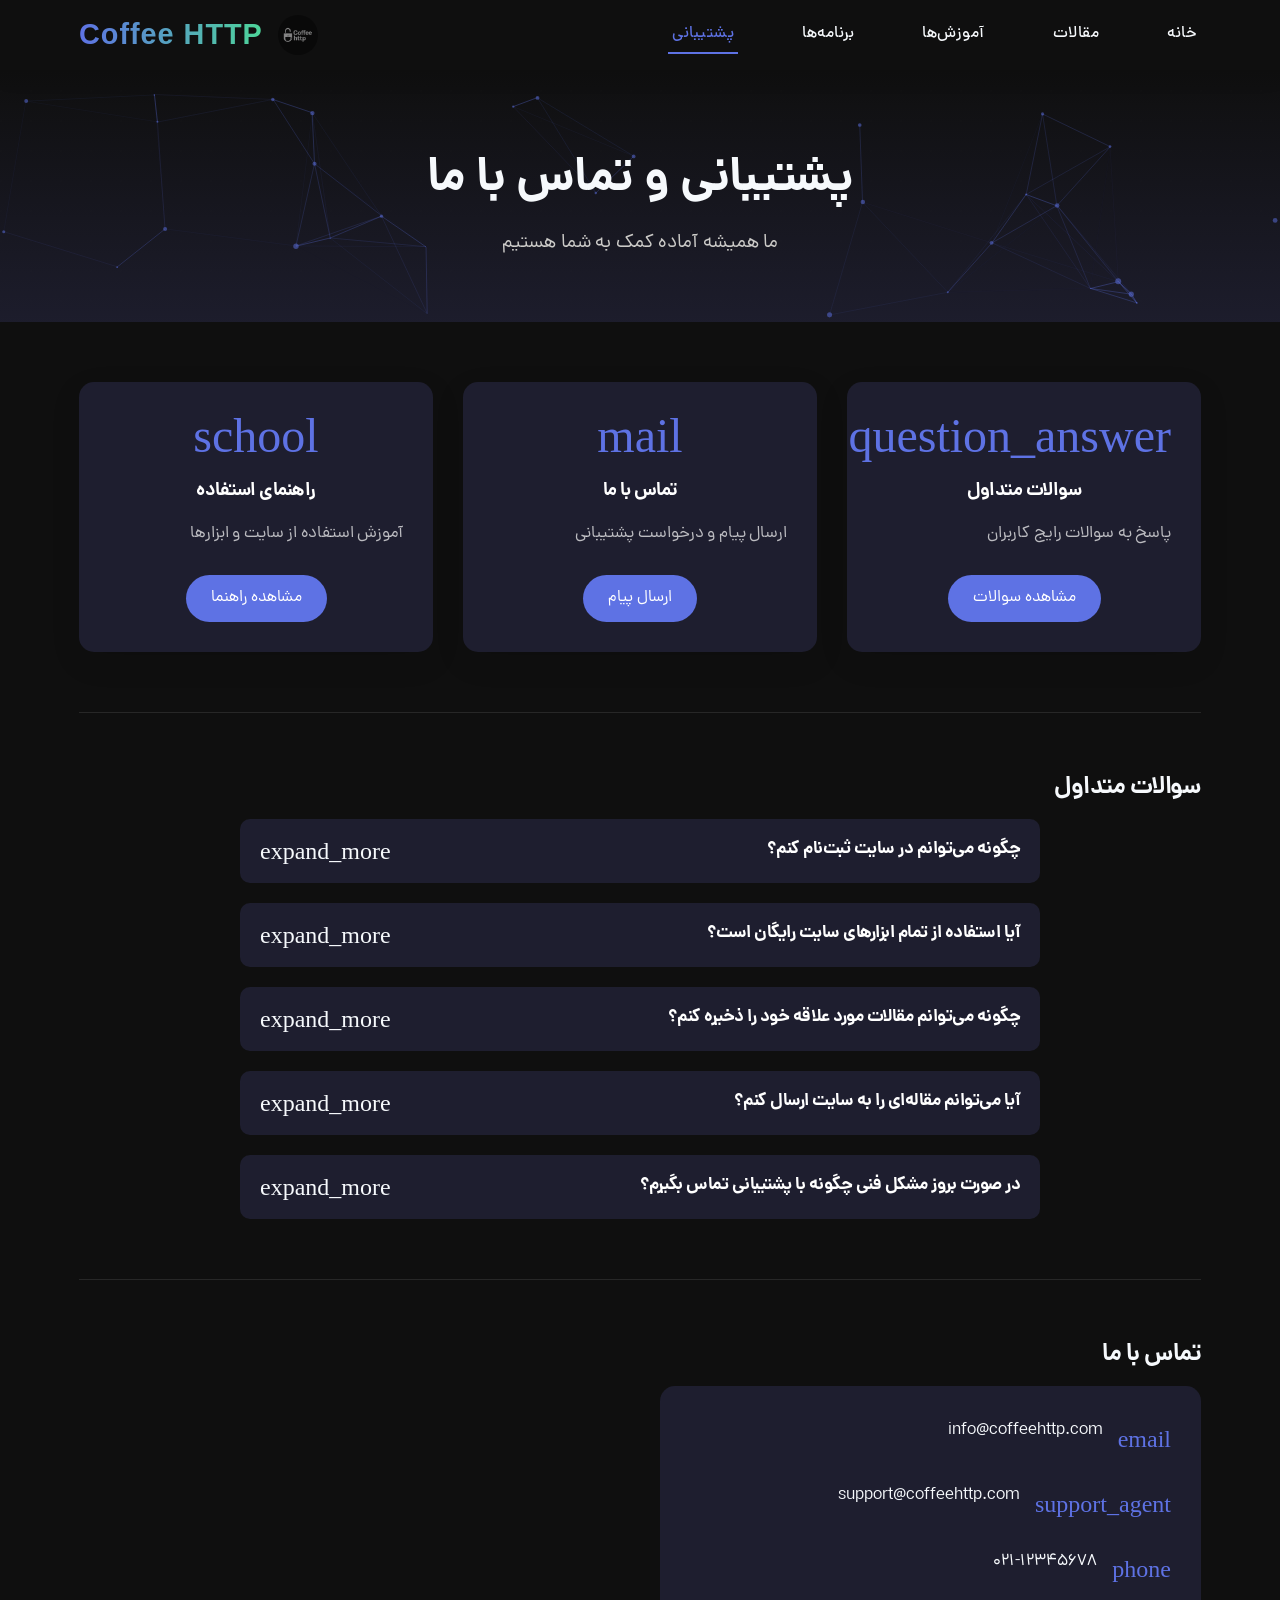
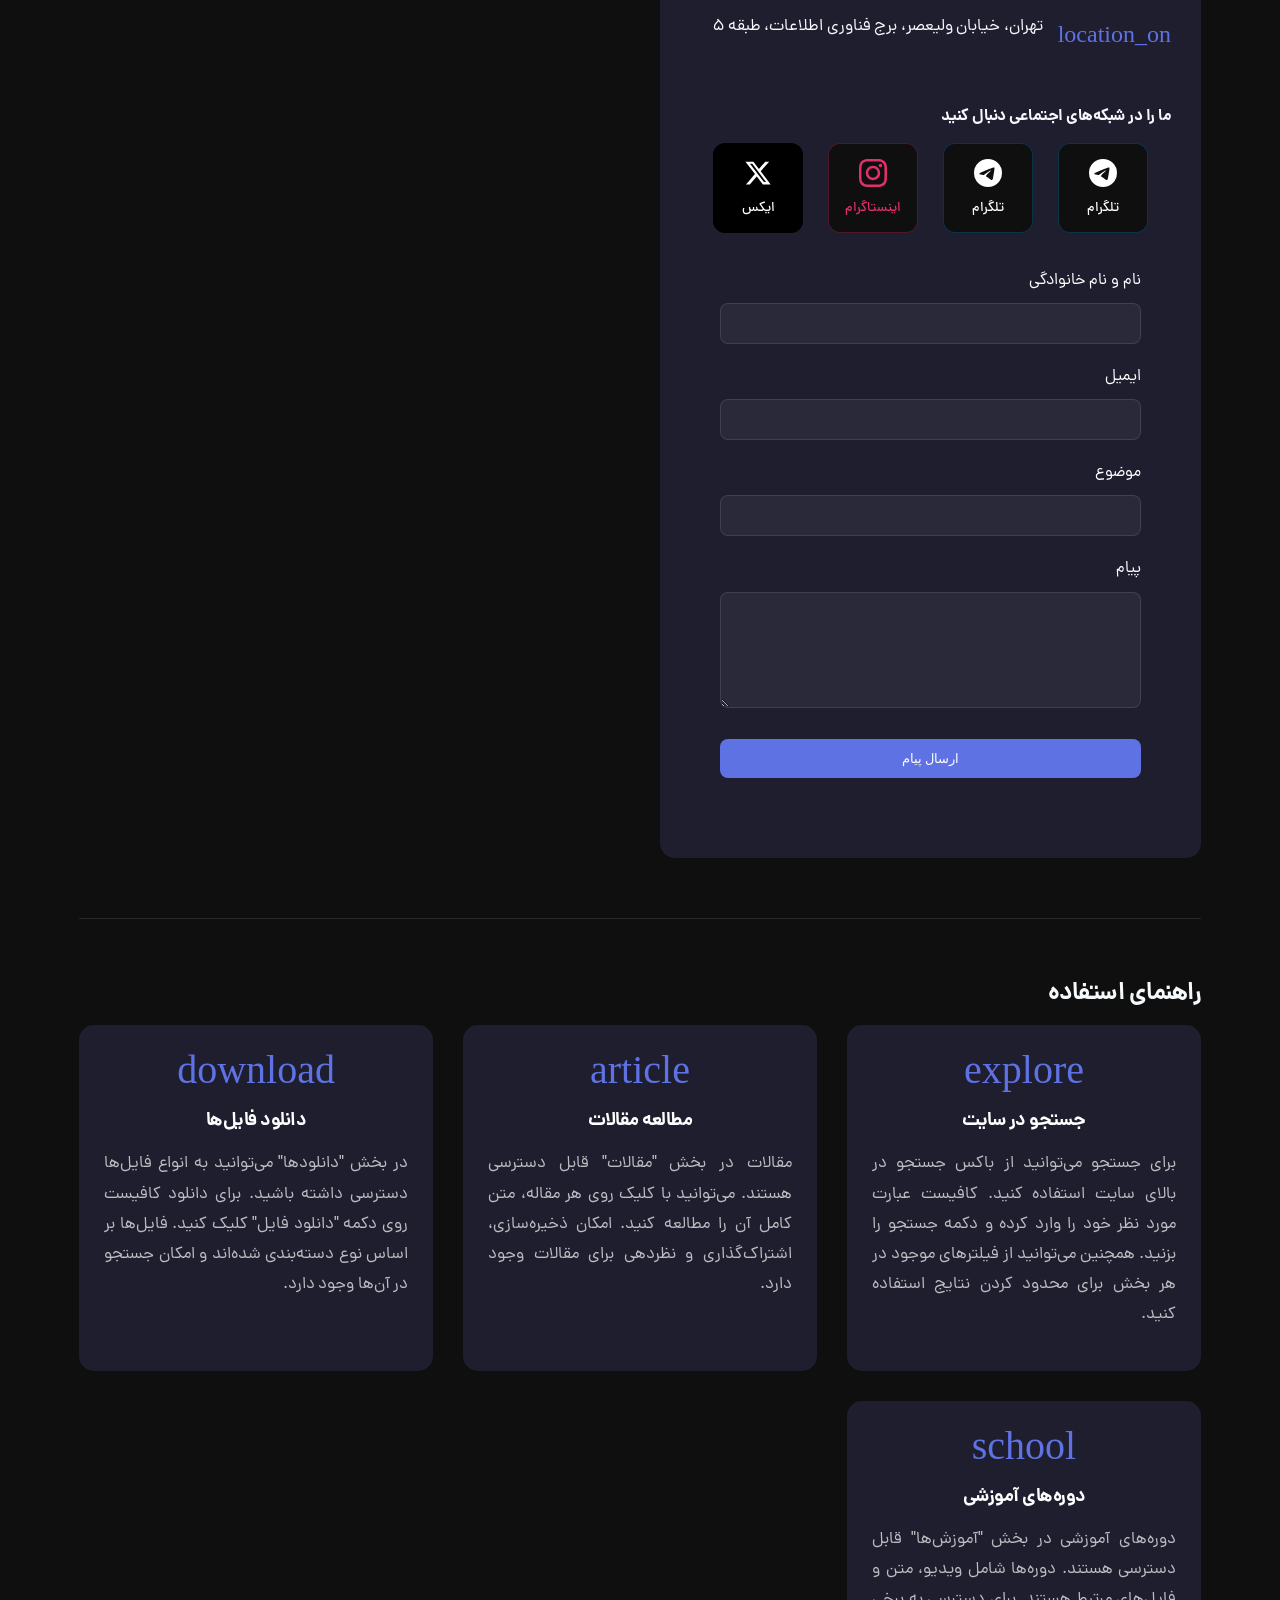
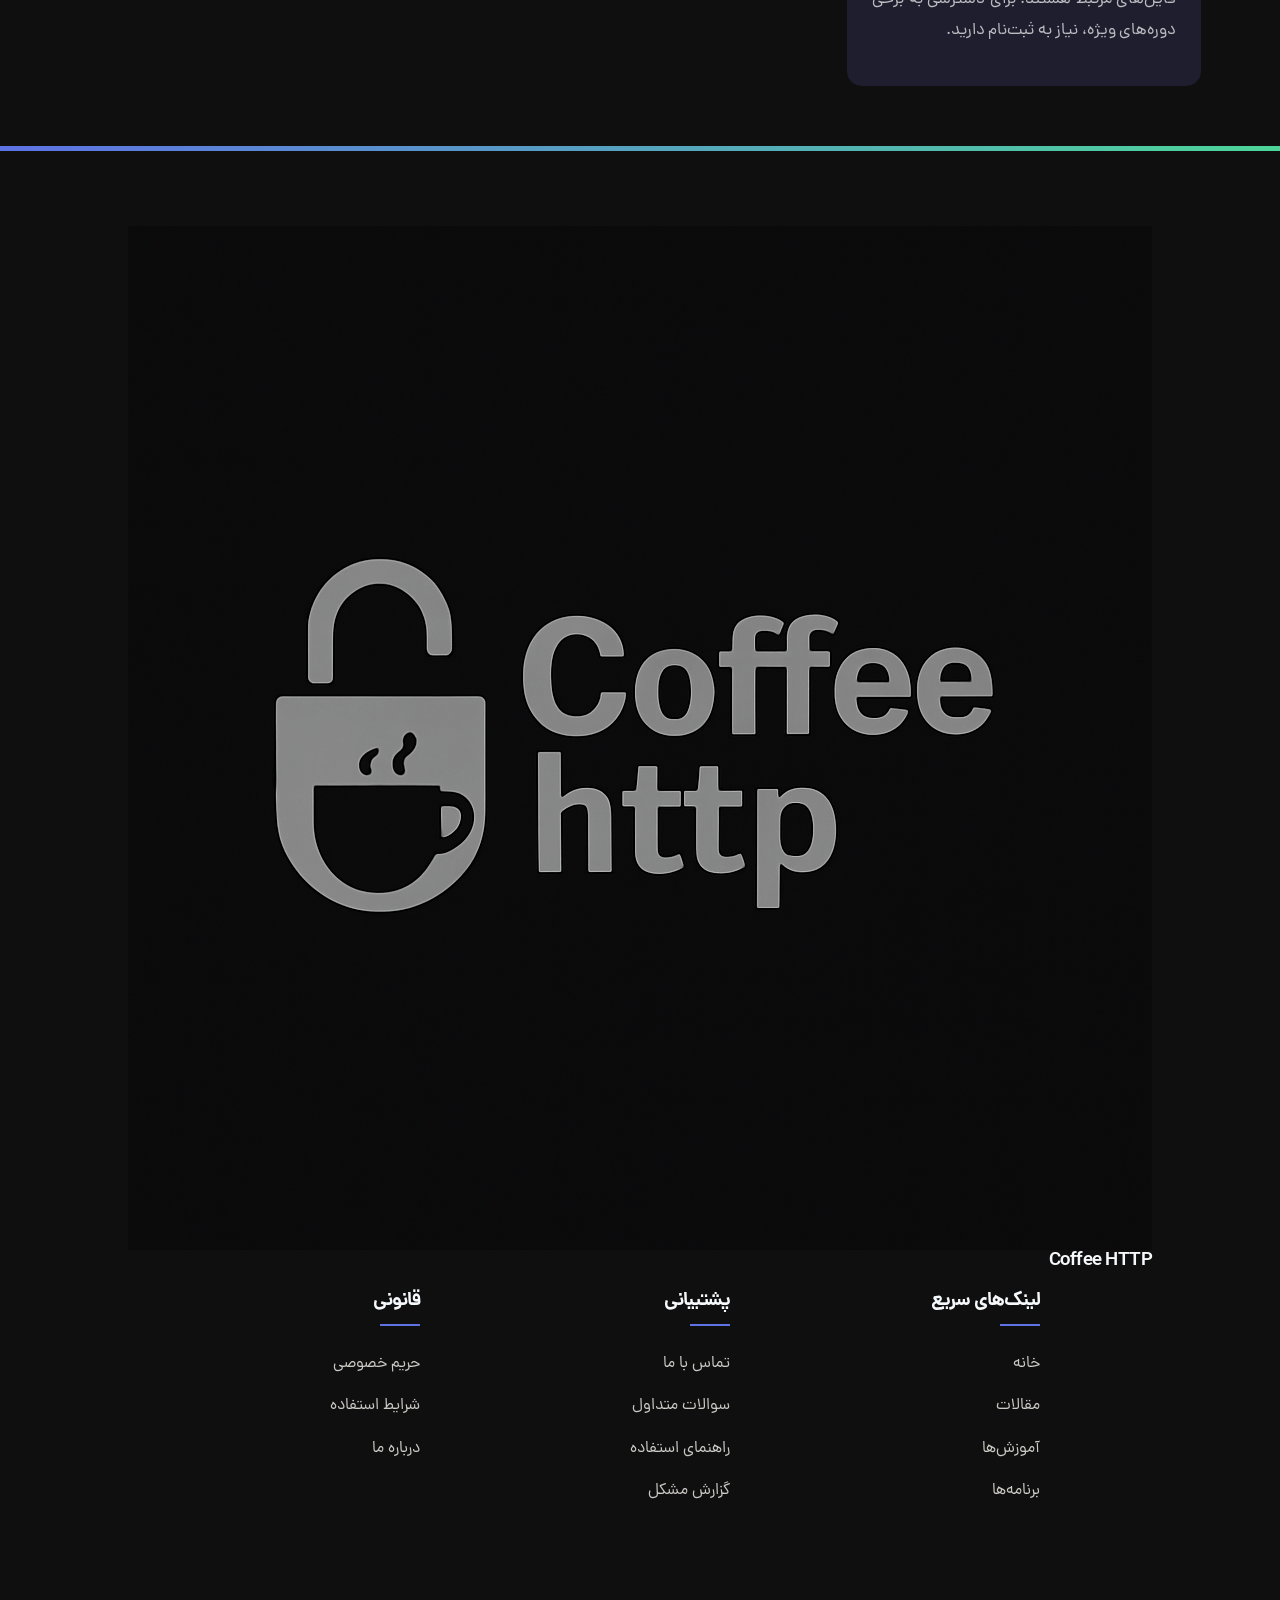
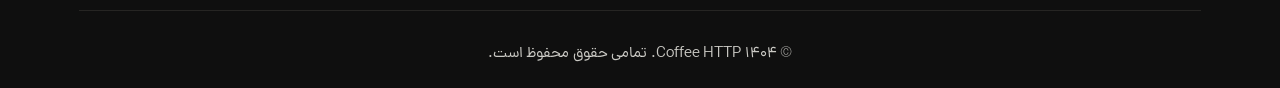
<file: support.html>
<!DOCTYPE html>
<html lang="fa" dir="rtl">
<head>
  <meta charset="utf-8">
  <meta name="viewport" content="width=device-width, initial-scale=1.0, maximum-scale=1.0, user-scalable=no">
  <meta name="description" content="Coffee HTTP - پشتیبانی و تماس با ما">
  <meta name="theme-color" content="#1E1E2F">
  <meta name="apple-mobile-web-app-capable" content="yes">
  <meta name="apple-mobile-web-app-status-bar-style" content="black-translucent">
  
  <!-- Security Headers -->
  <meta http-equiv="Content-Security-Policy" content="default-src 'self'; script-src 'self' 'unsafe-inline' https://fonts.googleapis.com; style-src 'self' 'unsafe-inline' https://fonts.googleapis.com; font-src 'self' https://fonts.gstatic.com; img-src 'self' https://source.unsplash.com data:; connect-src 'self';">
  <meta http-equiv="X-Content-Type-Options" content="nosniff">
  <meta http-equiv="X-XSS-Protection" content="1; mode=block">
  <meta http-equiv="Referrer-Policy" content="no-referrer-when-downgrade">
  
  <title>پشتیبانی | Coffee HTTP</title>
  <link href="https://fonts.googleapis.com/icon?family=Material+Icons" rel="stylesheet">
  <link rel="preconnect" href="https://fonts.googleapis.com">
  <link rel="preconnect" href="https://fonts.gstatic.com" crossorigin>
  <link href="https://fonts.googleapis.com/css2?family=Bebas+Neue&display=swap" rel="stylesheet">
  <link href="style.css" rel="stylesheet" type="text/css">
  <link href="css/animations.css" rel="stylesheet" type="text/css">
</head>

<body>
  <header>
    <div class="container">
      <div class="logo">
        <a href="index.html" style="text-decoration:none; color:inherit; display:flex; align-items:center;">
          <img src="images/logo.png" alt="Coffee HTTP Logo" id="logo">
          <h1>Coffee HTTP</h1>
        </a>
      </div>
      <nav>
        <div class="menu-toggle">
          <span class="material-icons">menu</span>
        </div>
        <ul class="nav-menu">
          <li><a href="index.html">خانه</a></li>
          <li><a href="articles.html">مقالات</a></li>
          <li><a href="tutorials.html">آموزش‌ها</a></li>
          <li><a href="apps.html">برنامه‌ها</a></li>
          <li><a href="support.html" class="active">پشتیبانی</a></li>
        </ul>
      </nav>
    </div>
  </header>

  <section class="page-header">
    <div id="particles-js"></div>
    <div class="container content-over-particles">
      <h1>پشتیبانی و تماس با ما</h1>
      <p>ما همیشه آماده کمک به شما هستیم</p>
    </div>
  </section>

  <section class="support-section">
    <div class="container">
      <div class="support-options">
        <div class="support-card">
          <div class="support-icon">
            <span class="material-icons">question_answer</span>
          </div>
          <div class="support-content">
            <h3>سوالات متداول</h3>
            <p>پاسخ به سوالات رایج کاربران</p>
            <a href="#faq" class="support-button">مشاهده سوالات</a>
          </div>
        </div>
        
        <div class="support-card">
          <div class="support-icon">
            <span class="material-icons">mail</span>
          </div>
          <div class="support-content">
            <h3>تماس با ما</h3>
            <p>ارسال پیام و درخواست پشتیبانی</p>
            <a href="#contact" class="support-button">ارسال پیام</a>
          </div>
        </div>
        
        <div class="support-card">
          <div class="support-icon">
            <span class="material-icons">school</span>
          </div>
          <div class="support-content">
            <h3>راهنمای استفاده</h3>
            <p>آموزش استفاده از سایت و ابزارها</p>
            <a href="#guide" class="support-button">مشاهده راهنما</a>
          </div>
        </div>
      </div>

      <div id="faq" class="faq-section">
        <h2>سوالات متداول</h2>
        
        <div class="faq-container">
          <div class="faq-item">
            <div class="faq-question">
              <h3>چگونه می‌توانم در سایت ثبت‌نام کنم؟</h3>
              <span class="material-icons">expand_more</span>
            </div>
            <div class="faq-answer">
              <p>برای ثبت‌نام در سایت، روی گزینه "ورود/ثبت‌نام" در منوی اصلی کلیک کنید و سپس فرم ثبت‌نام را تکمیل نمایید. پس از تأیید ایمیل، حساب کاربری شما فعال خواهد شد.</p>
            </div>
          </div>
          
          <div class="faq-item">
            <div class="faq-question">
              <h3>آیا استفاده از تمام ابزارهای سایت رایگان است؟</h3>
              <span class="material-icons">expand_more</span>
            </div>
            <div class="faq-answer">
              <p>بله، اکثر ابزارها و محتوای سایت به صورت رایگان در اختیار کاربران قرار می‌گیرد. البته برخی از ابزارهای پیشرفته و محتوای تخصصی ممکن است نیاز به اشتراک ویژه داشته باشند.</p>
            </div>
          </div>
          
          <div class="faq-item">
            <div class="faq-question">
              <h3>چگونه می‌توانم مقالات مورد علاقه خود را ذخیره کنم؟</h3>
              <span class="material-icons">expand_more</span>
            </div>
            <div class="faq-answer">
              <p>پس از ورود به حساب کاربری، می‌توانید با کلیک روی آیکون "ذخیره" در هر مقاله، آن را به لیست مطالب ذخیره شده خود اضافه کنید. برای مشاهده لیست ذخیره‌ها به پروفایل کاربری خود مراجعه کنید.</p>
            </div>
          </div>
          
          <div class="faq-item">
            <div class="faq-question">
              <h3>آیا می‌توانم مقاله‌ای را به سایت ارسال کنم؟</h3>
              <span class="material-icons">expand_more</span>
            </div>
            <div class="faq-answer">
              <p>بله، ما از همکاری با نویسندگان و متخصصان استقبال می‌کنیم. برای ارسال مقاله باید در سایت ثبت‌نام کنید و سپس از طریق پنل کاربری، درخواست خود را ارسال نمایید. پس از بررسی و تأیید محتوا، مقاله شما منتشر خواهد شد.</p>
            </div>
          </div>
          
          <div class="faq-item">
            <div class="faq-question">
              <h3>در صورت بروز مشکل فنی چگونه با پشتیبانی تماس بگیرم؟</h3>
              <span class="material-icons">expand_more</span>
            </div>
            <div class="faq-answer">
              <p>شما می‌توانید از طریق فرم تماس در همین صفحه، ایمیل support@coffeehttp.com و یا از طریق پیام در شبکه‌های اجتماعی با ما ارتباط برقرار کنید. تیم پشتیبانی در اسرع وقت به درخواست شما رسیدگی خواهد کرد.</p>
            </div>
          </div>
        </div>
      </div>

      <div id="contact" class="contact-section">
        <h2>تماس با ما</h2>
        
        <div class="contact-container">
          <div class="contact-info">
            <div class="info-item">
              <span class="material-icons">email</span>
              <p>info@coffeehttp.com</p>
            </div>
            <div class="info-item">
              <span class="material-icons">support_agent</span>
              <p>support@coffeehttp.com</p>
            </div>
            <div class="info-item">
              <span class="material-icons">phone</span>
              <p>021-12345678</p>
            </div>
            <div class="info-item">
              <span class="material-icons">location_on</span>
              <p>تهران، خیابان ولیعصر، برج فناوری اطلاعات، طبقه 5</p>
            </div>
            
            <div class="social-links">
              <h4>ما را در شبکه‌های اجتماعی دنبال کنید</h4>
              <div class="social-icons">
                <a href="https://t.me/CoffeeHTTP" target="_blank" rel="noopener noreferrer" aria-label="تلگرام" class="social-link telegram">
                  <svg viewBox="0 0 24 24" width="24" height="24" class="social-icon-svg"><path fill="currentColor" d="M11.944 0A12 12 0 0 0 0 12a12 12 0 0 0 12 12 12 12 0 0 0 12-12A12 12 0 0 0 12 0a12 12 0 0 0-.056 0zm4.962 7.224c.1-.002.321.023.465.14a.506.506 0 0 1 .171.325c.016.093.036.306.02.472-.18 1.898-.962 6.502-1.36 8.627-.168.9-.499 1.201-.82 1.23-.696.065-1.225-.46-1.9-.902-1.056-.693-1.653-1.124-2.678-1.8-1.185-.78-.417-1.21.258-1.91.177-.184 3.247-2.977 3.307-3.23.007-.032.014-.15-.056-.212s-.174-.041-.249-.024c-.106.024-1.793 1.14-5.061 3.345-.48.33-.913.49-1.302.48-.428-.008-1.252-.241-1.865-.44-.752-.245-1.349-.374-1.297-.789.027-.216.325-.437.893-.663 3.498-1.524 5.83-2.529 6.998-3.014 3.332-1.386 4.025-1.627 4.476-1.635z"/></svg>
                  <span class="social-name">تلگرام</span>
                </a>
              <div class="social-icons">
                <a href="https://t.me/CoffeeHTTP" target="_blank" rel="noopener noreferrer" aria-label="تلگرام" class="social-link telegram">
                  <svg viewBox="0 0 24 24" width="24" height="24" class="social-icon-svg"><path fill="currentColor" d="M11.944 0A12 12 0 0 0 0 12a12 12 0 0 0 12 12 12 12 0 0 0 12-12A12 12 0 0 0 12 0a12 12 0 0 0-.056 0zm4.962 7.224c.1-.002.321.023.465.14a.506.506 0 0 1 .171.325c.016.093.036.306.02.472-.18 1.898-.962 6.502-1.36 8.627-.168.9-.499 1.201-.82 1.23-.696.065-1.225-.46-1.9-.902-1.056-.693-1.653-1.124-2.678-1.8-1.185-.78-.417-1.21.258-1.91.177-.184 3.247-2.977 3.307-3.23.007-.032.014-.15-.056-.212s-.174-.041-.249-.024c-.106.024-1.793 1.14-5.061 3.345-.48.33-.913.49-1.302.48-.428-.008-1.252-.241-1.865-.44-.752-.245-1.349-.374-1.297-.789.027-.216.325-.437.893-.663 3.498-1.524 5.83-2.529 6.998-3.014 3.332-1.386 4.025-1.627 4.476-1.635z"/></svg>
                  <span class="social-name">تلگرام</span>
                </a>
                <a href="#" target="_blank" aria-label="اینستاگرام" class="social-link instagram">
                  <svg viewBox="0 0 24 24" width="24" height="24" class="social-icon-svg"><path fill="currentColor" d="M12 0C8.74 0 8.333.015 7.053.072 5.775.132 4.905.333 4.14.63c-.789.306-1.459.717-2.126 1.384S.935 3.35.63 4.14C.333 4.905.131 5.775.072 7.053.012 8.333 0 8.74 0 12s.015 3.667.072 4.947c.06 1.277.261 2.148.558 2.913.306.788.717 1.459 1.384 2.126.667.666 1.336 1.079 2.126 1.384.766.296 1.636.499 2.913.558C8.333 23.988 8.74 24 12 24s3.667-.015 4.947-.072c1.277-.06 2.148-.262 2.913-.558.788-.306 1.459-.718 2.126-1.384.666-.667 1.079-1.335 1.384-2.126.296-.765.499-1.636.558-2.913.06-1.28.072-1.687.072-4.947s-.015-3.667-.072-4.947c-.06-1.277-.262-2.149-.558-2.913-.306-.789-.718-1.459-1.384-2.126C21.319 1.347 20.651.935 19.86.63c-.765-.297-1.636-.499-2.913-.558C15.667.012 15.26 0 12 0zm0 2.16c3.203 0 3.585.016 4.85.071 1.17.055 1.805.249 2.227.415.562.217.96.477 1.382.896.419.42.679.819.896 1.381.164.422.36 1.057.413 2.227.057 1.266.07 1.646.07 4.85s-.015 3.585-.074 4.85c-.061 1.17-.256 1.805-.421 2.227-.224.562-.479.96-.899 1.382-.419.419-.824.679-1.38.896-.42.164-1.065.36-2.235.413-1.274.057-1.649.07-4.859.07-3.211 0-3.586-.015-4.859-.074-1.171-.061-1.816-.256-2.236-.421-.569-.224-.96-.479-1.379-.899-.421-.419-.69-.824-.9-1.38-.165-.42-.359-1.065-.42-2.235-.045-1.26-.061-1.649-.061-4.844 0-3.196.016-3.586.061-4.861.061-1.17.255-1.814.42-2.234.21-.57.479-.96.9-1.381.419-.419.81-.689 1.379-.898.42-.166 1.051-.361 2.221-.421 1.275-.045 1.65-.06 4.859-.06l.045.03zm0 3.678c-3.405 0-6.162 2.76-6.162 6.162 0 3.405 2.76 6.162 6.162 6.162 3.405 0 6.162-2.76 6.162-6.162 0-3.405-2.76-6.162-6.162-6.162zM12 16c-2.21 0-4-1.79-4-4s1.79-4 4-4 4 1.79 4 4-1.79 4-4 4zm7.846-10.405c0 .795-.646 1.44-1.44 1.44-.795 0-1.44-.646-1.44-1.44 0-.794.646-1.439 1.44-1.439.793-.001 1.44.645 1.44 1.439z"/></svg>
                  <span class="social-name">اینستاگرام</span>
                </a>
                <a href="#" target="_blank" aria-label="ایکس (توئیتر)" class="social-link twitter">
                  <svg viewBox="0 0 24 24" width="24" height="24" class="social-icon-svg"><path fill="currentColor" d="M18.244 2.25h3.308l-7.227 8.26 8.502 11.24H16.17l-5.214-6.817L4.99 21.75H1.68l7.73-8.835L1.254 2.25H8.08l4.713 6.231zm-1.161 17.52h1.833L7.084 4.126H5.117z"/></svg>
                  <span class="social-name">ایکس</span>
                </a>
              </div>
            </div>
          </div>
          
          <div class="contact-form">
            <form id="support-form">
              <div class="form-group">
                <label for="name">نام و نام خانوادگی</label>
                <input type="text" id="name" name="name" required>
              </div>
              <div class="form-group">
                <label for="email">ایمیل</label>
                <input type="email" id="email" name="email" required>
              </div>
              <div class="form-group">
                <label for="subject">موضوع</label>
                <input type="text" id="subject" name="subject" required>
              </div>
              <div class="form-group">
                <label for="message">پیام</label>
                <textarea id="message" name="message" rows="6" required></textarea>
              </div>
              <div class="form-group">
                <button type="submit" class="primary-btn">ارسال پیام</button>
              </div>
            </form>
          </div>
        </div>
      </div>

      <div id="guide" class="guide-section">
        <h2>راهنمای استفاده</h2>
        
        <div class="guide-container">
          <div class="guide-item">
            <div class="guide-icon">
              <span class="material-icons">explore</span>
            </div>
            <div class="guide-content">
              <h3>جستجو در سایت</h3>
              <p>برای جستجو می‌توانید از باکس جستجو در بالای سایت استفاده کنید. کافیست عبارت مورد نظر خود را وارد کرده و دکمه جستجو را بزنید. همچنین می‌توانید از فیلترهای موجود در هر بخش برای محدود کردن نتایج استفاده کنید.</p>
            </div>
          </div>
          
          <div class="guide-item">
            <div class="guide-icon">
              <span class="material-icons">article</span>
            </div>
            <div class="guide-content">
              <h3>مطالعه مقالات</h3>
              <p>مقالات در بخش "مقالات" قابل دسترسی هستند. می‌توانید با کلیک روی هر مقاله، متن کامل آن را مطالعه کنید. امکان ذخیره‌سازی، اشتراک‌گذاری و نظردهی برای مقالات وجود دارد.</p>
            </div>
          </div>
          
          <div class="guide-item">
            <div class="guide-icon">
              <span class="material-icons">download</span>
            </div>
            <div class="guide-content">
              <h3>دانلود فایل‌ها</h3>
              <p>در بخش "دانلودها" می‌توانید به انواع فایل‌ها دسترسی داشته باشید. برای دانلود کافیست روی دکمه "دانلود فایل" کلیک کنید. فایل‌ها بر اساس نوع دسته‌بندی شده‌اند و امکان جستجو در آن‌ها وجود دارد.</p>
            </div>
          </div>
          
          <div class="guide-item">
            <div class="guide-icon">
              <span class="material-icons">school</span>
            </div>
            <div class="guide-content">
              <h3>دوره‌های آموزشی</h3>
              <p>دوره‌های آموزشی در بخش "آموزش‌ها" قابل دسترسی هستند. دوره‌ها شامل ویدیو، متن و فایل‌های مرتبط هستند. برای دسترسی به برخی دوره‌های ویژه، نیاز به ثبت‌نام دارید.</p>
            </div>
          </div>
        </div>
      </div>
    </div>
  </section>

  <footer>
    <div class="container">
      <div class="footer-content">
        <div class="footer-logo">
          <img src="images/logo.png" alt="Coffee HTTP Logo">
          <h3>Coffee HTTP</h3>
        </div>

        <div class="footer-links">
          <div class="footer-section">
            <h4>لینک‌های سریع</h4>
            <ul>
              <li><a href="index.html">خانه</a></li>
              <li><a href="articles.html">مقالات</a></li>
              <li><a href="tutorials.html">آموزش‌ها</a></li>
              <li><a href="apps.html">برنامه‌ها</a></li>
            </ul>
          </div>

          <div class="footer-section">
            <h4>پشتیبانی</h4>
            <ul>
              <li><a href="support.html">تماس با ما</a></li>
              <li><a href="support.html#faq">سوالات متداول</a></li>
              <li><a href="support.html#guide">راهنمای استفاده</a></li>
              <li><a href="support.html#contact">گزارش مشکل</a></li>
            </ul>
          </div>

          <div class="footer-section">
            <h4>قانونی</h4>
            <ul>
              <li><a href="#">حریم خصوصی</a></li>
              <li><a href="#">شرایط استفاده</a></li>
              <li><a href="index.html#about">درباره ما</a></li>
            </ul>
          </div>
        </div>
      </div>

      <div class="footer-bottom">
        <p>&copy; ۱۴۰۴ Coffee HTTP. تمامی حقوق محفوظ است.</p>
      </div>
    </div>
  </footer>

  <script src="js/particles.js"></script>
  <script type="module" src="js/main.js"></script>
  <script>
    document.addEventListener('DOMContentLoaded', function() {
      // تنظیم پارتیکل‌ها
      if (document.getElementById('particles-js')) {
        particlesJS('particles-js', {
          "particles": {
            "number": { "value": 80, "density": { "enable": true, "value_area": 800 } },
            "color": { "value": "#5E72E4" },
            "shape": {
              "type": "circle",
              "stroke": { "width": 0, "color": "#000000" },
              "polygon": { "nb_sides": 5 }
            },
            "opacity": {
              "value": 0.5,
              "random": false,
              "anim": { "enable": false, "speed": 1, "opacity_min": 0.1, "sync": false }
            },
            "size": {
              "value": 3,
              "random": true,
              "anim": { "enable": false, "speed": 40, "size_min": 0.1, "sync": false }
            },
            "line_linked": {
              "enable": true,
              "distance": 150,
              "color": "#5E72E4",
              "opacity": 0.4,
              "width": 1
            },
            "move": {
              "enable": true,
              "speed": 2,
              "direction": "none",
              "random": false,
              "straight": false,
              "out_mode": "out",
              "attract": { "enable": false, "rotateX": 600, "rotateY": 1200 }
            }
          },
          "interactivity": {
            "detect_on": "canvas",
            "events": {
              "onhover": { "enable": true, "mode": "grab" },
              "onclick": { "enable": true, "mode": "push" },
              "resize": true
            },
            "modes": {
              "grab": { "distance": 140, "line_linked": { "opacity": 1 } },
              "bubble": { "distance": 400, "size": 40, "duration": 2, "opacity": 8, "speed": 3 },
              "repulse": { "distance": 200 },
              "push": { "particles_nb": 4 },
              "remove": { "particles_nb": 2 }
            }
          },
          "retina_detect": true
        });
      }

      // تنظیم سوالات متداول
      const faqQuestions = document.querySelectorAll('.faq-question');
      faqQuestions.forEach(question => {
        question.addEventListener('click', function() {
          const answer = this.nextElementSibling;
          const icon = this.querySelector('.material-icons');
          
          if (answer.style.maxHeight) {
            answer.style.maxHeight = null;
            icon.textContent = 'expand_more';
          } else {
            answer.style.maxHeight = answer.scrollHeight + 'px';
            icon.textContent = 'expand_less';
          }
        });
      });

      // تنظیم فرم تماس
      const supportForm = document.getElementById('support-form');
      if (supportForm) {
        supportForm.addEventListener('submit', function(e) {
          e.preventDefault();
          alert('پیام شما با موفقیت ارسال شد. به زودی با شما تماس خواهیم گرفت.');
          this.reset();
        });
      }
    });
  </script>
</body>
</html>
</file>
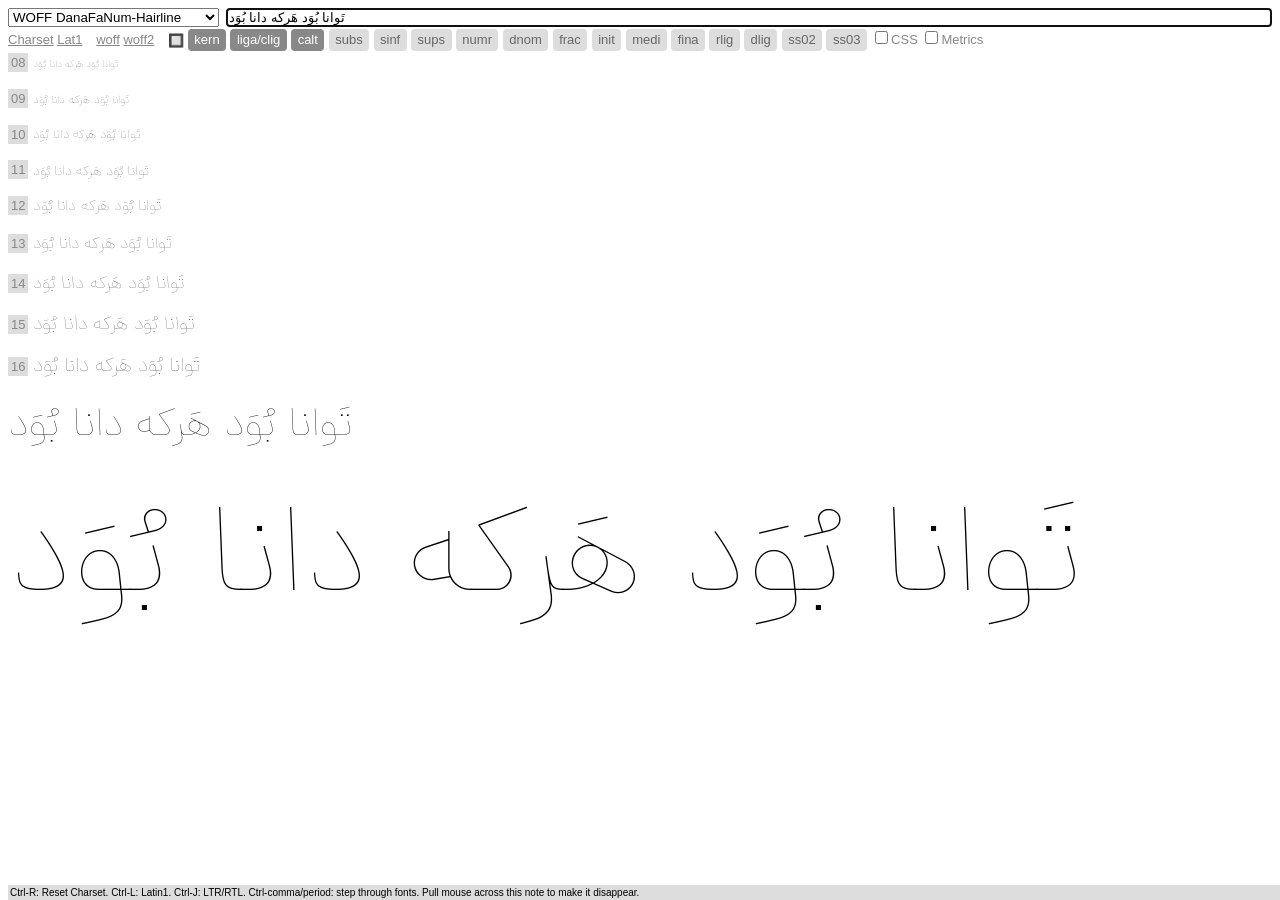
<file: fonts/numbers/fonttest.html>
<head>
	<meta http-equiv="Cache-Control" content="no-cache, no-store, must-revalidate" />
	<meta http-equiv="Content-type" content="text/html; charset=utf-8" />
	<meta http-equiv="X-UA-Compatible" content="IE=9" />
	<title>Dana</title>
	<style type="text/css" media="screen">
		@font-face { font-family: 'WOFF DanaFaNum-Hairline'; src: url('woff/DanaFaNum-Hairline.woff'); }
		@font-face { font-family: 'WOFF DanaFaNum-Thin'; src: url('woff/DanaFaNum-Thin.woff'); }
		@font-face { font-family: 'WOFF DanaFaNum-UltraLight'; src: url('DanaFaNum-UltraLight.woff'); }
		@font-face { font-family: 'WOFF DanaFaNum-Light'; src: url('woff/DanaFaNum-Light.woff'); }
		@font-face { font-family: 'WOFF DanaFaNum-Regular'; src: url('woff/DanaFaNum-Regular.woff'); }
		@font-face { font-family: 'WOFF DanaFaNum-Medium'; src: url('woff/DanaFaNum-Medium.woff'); }
		@font-face { font-family: 'WOFF DanaFaNum-DemiBold'; src: url('woff/DanaFaNum-DemiBold.woff'); }
		@font-face { font-family: 'WOFF DanaFaNum-Bold'; src: url('woff/DanaFaNum-Bold.woff'); }
		@font-face { font-family: 'WOFF DanaFaNum-ExtraBold'; src: url('woff/DanaFaNum-ExtraBold.woff'); }
		@font-face { font-family: 'WOFF DanaFaNum-Black'; src: url('woff/DanaFaNum-Black.woff'); }
		@font-face { font-family: 'WOFF2 DanaFaNum-Hairline'; src: url('woff2/DanaFaNum-Hairline.woff2'); }
		@font-face { font-family: 'WOFF2 DanaFaNum-Thin'; src: url('woff2/DanaFaNum-Thin.woff2'); }
		@font-face { font-family: 'WOFF2 DanaFaNum-UltraLight'; src: url('woff2/DanaFaNum-UltraLight.woff2'); }
		@font-face { font-family: 'WOFF2 DanaFaNum-Light'; src: url('woff2/DanaFaNum-Light.woff2'); }
		@font-face { font-family: 'WOFF2 DanaFaNum-Regular'; src: url('woff2/DanaFaNum-Regular.woff2'); }
		@font-face { font-family: 'WOFF2 DanaFaNum-Medium'; src: url('woff2/DanaFaNum-Medium.woff2'); }
		@font-face { font-family: 'WOFF2 DanaFaNum-DemiBold'; src: url('woff2/DanaFaNum-DemiBold.woff2'); }
		@font-face { font-family: 'WOFF2 DanaFaNum-Bold'; src: url('woff2/DanaFaNum-Bold.woff2'); }
		@font-face { font-family: 'WOFF2 DanaFaNum-ExtraBold'; src: url('woff2/DanaFaNum-ExtraBold.woff2'); }
		@font-face { font-family: 'WOFF2 DanaFaNum-Black'; src: url('woff2/DanaFaNum-Black.woff2'); }
		
		body { 
			background: white;
			color: black;
		}
		.features, .label, a, #controls {
			font: normal normal normal small sans-serif;
		}
		.features .emojiButton {
			vertical-align: -5%;
			font-size: small;
		}
		.emojiButton {
			cursor: pointer;
		}
		#flexbox {
			display: flex;
			flex-flow: column;
			height: 100%;
		}
		#controls {
			flex: 0 1 auto;
			margin: 0;
			padding: 0;
			width: 100%;
			border: 0px solid transparent;
			height: auto;
			user-select: none;
			-moz-user-select: none;
			-webkit-user-select: none;
		}
		#metricsLine {
			background-color: #EEE;
			border-top: 1px solid #AAA;
			border-bottom: 1px solid #AAA;
			width: 100%;
			margin: 0.2em 0;
			padding: 0 0;
			font-size: 2em;
			white-space: nowrap;
			overflow-x: auto;
			overflow-y: hidden;
			text-overflow: none;
			display: none;
			scrollbar-width: none; /* Firefox */
			-ms-overflow-style: none;  /* Internet Explorer 10+ */
		}
		#metricsLine::-webkit-scrollbar { /* WebKit */
			width: 0;
			height: 0;
		}
		#waterfall {
			flex: 1 1 auto;
			border: 0 solid transparent;
			margin: 0;
			padding: 0;
			width: 100%;
			color: black;
			overflow-x: hidden;
			overflow-y: scroll;
			font-family: "WOFF DanaFaNum-Hairline"; 
			font-feature-settings: "kern" on, "liga" on, "calt" on;
			-moz-font-feature-settings: "kern" on, "liga" on, "calt" on;
			-webkit-font-feature-settings: "kern" on, "liga" on, "calt" on;
			-ms-font-feature-settings: "kern" on, "liga" on, "calt" on;
			-o-font-feature-settings: "kern" on, "liga" on, "calt" on;
		}
		div, p	{
			padding: 0;
			margin: 0;
		}
		#waterfall p {
			margin-bottom: 0.8em;
			overflow-wrap: break-word;
		}
		.○ .sampletext {
			-webkit-text-stroke: 1px black;
			-webkit-text-fill-color: #FFF0;
		}
		.features, .label, a {
			color: #888;
		}
		.label {
			background-color: #ddd;
			padding: 2px 3px;
		}
		
		span#p08 { font-size: 08pt; padding: 08pt 0; }
		span#p09 { font-size: 09pt; padding: 09pt 0; }
		span#p10 { font-size: 10pt; padding: 10pt 0; }
		span#p11 { font-size: 11pt; padding: 11pt 0; }
		span#p12 { font-size: 12pt; padding: 12pt 0; }
		span#p13 { font-size: 13pt; padding: 13pt 0; }
		span#p14 { font-size: 14pt; padding: 14pt 0; }
		span#p15 { font-size: 15pt; padding: 15pt 0; }
		span#p16 { font-size: 16pt; padding: 16pt 0; }
		span#largeParagraph { font-size: 32pt; padding: 32pt 0; }
		span#veryLargeParagraph { font-size: 100pt; padding: 100pt 0; }
		
		.otFeatureLabel {
			color: #666;
			background-color: #ddd;
			padding: 0.2em 0.5em 0.3em 0.5em;
			margin: 0 .04em;
			line-height: 2em;
			border-radius: 0.3em;
			border: 0;
			text-align:center;
		}
		.otFeatureLabel, .otFeature {
			position: relative;
			opacity: 1;
			pointer-events: auto;
			white-space: nowrap;
		}
		.otFeatureLabel {
			padding: 0.2em 0.5em 0.3em 0.5em;
			margin: 0 .04em;
			line-height: 2em;
			color: #666;
			background-color: #ddd;
			border-radius: 0.3em;
			border: 0;
			text-align: center;
			z-index: 6;
		}
		.wrapper {
			width: auto;
			overflow: hidden;
			border: 0 solid transparent;
		}
		select {
			float: left;
			margin: 0 0.5em 0 0;
			padding: 0;
		}
		input[type=text] {
			border: 1px solid #999;
			margin: 0;
			width: 100%;
		}
		.features {
			clear: left;
		}
		input[type=checkbox]:checked + label { 
			visibility: visible;
			color: #fff;
			background-color: #888; 
		}
		.otFeature {
			visibility: collapse;
			margin: 0 -1em 0 0;
		}
		.otFeatureLabel .tooltip {
			visibility: hidden;
			background-color: #333;
			color: white;
			text-align: center;
			padding: 0px 5px;
			top: -2em;
			left: 0;
			position: absolute;
			z-index: 8;
		}
		.otFeatureLabel:hover .tooltip {
			visibility: visible;
		}
		#featureLine {
			display: none;
			border-bottom: 1px solid #999;
			padding: 0.5em 0;
			margin-bottom: 0.5em;
		}
		
		/* Footer paragraph: */
		#helptext {
			color: black;
			background-color: #ddd;
			position: fixed;
			bottom: 0;
			padding: 2px;
			width: 100%;
			font: x-small sans-serif;
		}
		
		/* Dark Mode */
		@media (prefers-color-scheme: dark) {
			body { 
				background: #333;
			}
			.features, .label, a, body, p, #metricsLine {
				color: white;
			}
			.label {
				background-color: black;
				padding: 2px 3px;
			}
			.otFeatureLabel, input[type=text] {
				color: white;
				background-color: black;
			}
			input[type=checkbox]:checked + label { 
				color: black;
				background-color: #aaa;
			}
			#helptext {
				background-color: #777;
			}
			.○ .sampletext {
				-webkit-text-stroke: 1px white;
				-webkit-text-fill-color: #0000;
			}
			#metricsLine {
				background-color: #222;
				border-color: #777;
			}
		}
	</style>
</head>
<body onload="document.getElementById('textInput').focus();setCharset();">
<div id="flexbox">
<div id="controls">
	<div>
		<select size="1" id="fontFamilySelector" name="fontFamilySelector" onchange="changeFont()">
				<option value="DanaFaNum-Hairline.woff">WOFF DanaFaNum-Hairline</option>
			<option value="woff/DanaFaNum-Thin.woff">WOFF DanaFaNum-Thin</option>
			<option value="woff/DanaFaNum-UltraLight.woff">WOFF DanaFaNum-UltraLight</option>
			<option value="woff/DanaFaNum-Light.woff">WOFF DanaFaNum-Light</option>
			<option value="woff/DanaFaNum-Regular.woff">WOFF DanaFaNum-Regular</option>
			<option value="woff/DanaFaNum-Medium.woff">WOFF DanaFaNum-Medium</option>
			<option value="woff/DanaFaNum-DemiBold.woff">WOFF DanaFaNum-DemiBold</option>
			<option value="woff/DanaFaNum-Bold.woff">WOFF DanaFaNum-Bold</option>
			<option value="woff/DanaFaNum-ExtraBold.woff">WOFF DanaFaNum-ExtraBold</option>
			<option value="woff/DanaFaNum-Black.woff">WOFF DanaFaNum-Black</option>
			<option value="woff2/DanaFaNum-Hairline.woff2">WOFF2 DanaFaNum-Hairline</option>
			<option value="woff2/DanaFaNum-Thin.woff2">WOFF2 DanaFaNum-Thin</option>
			<option value="woff2/DanaFaNum-UltraLight.woff2">WOFF2 DanaFaNum-UltraLight</option>
			<option value="woff2/DanaFaNum-Light.woff2">WOFF2 DanaFaNum-Light</option>
			<option value="woff2/DanaFaNum-Regular.woff2">WOFF2 DanaFaNum-Regular</option>
			<option value="woff2/DanaFaNum-Medium.woff2">WOFF2 DanaFaNum-Medium</option>
			<option value="woff2/DanaFaNum-DemiBold.woff2">WOFF2 DanaFaNum-DemiBold</option>
			<option value="woff2/DanaFaNum-Bold.woff2">WOFF2 DanaFaNum-Bold</option>
			<option value="woff2/DanaFaNum-ExtraBold.woff2">WOFF2 DanaFaNum-ExtraBold</option>
			<option value="woff2/DanaFaNum-Black.woff2">WOFF2 DanaFaNum-Black</option>
		</select>
		<div class="wrapper" spellcheck="false">
			<input type="text" value="Type Text Here." id="textInput" onclick="this.select();" onkeyup="updateParagraph()" />
		</div>
	</div>
	<p class="features">
		<a href="javascript:setCharset();">Charset</a>
		<a href="javascript:setLat1();">Lat1</a>
		&ensp;
		<a href="https://caniuse.com/#feat=woff">woff</a>
		<a href="https://caniuse.com/#feat=woff2">woff2</a>
		&ensp;
		<a onclick="toggleInverse();" id="invert" class="emojiButton">🔲</a>
		<label><input type="checkbox" id="kern" value="kern" class="otFeature" onchange="updateFeatures()" checked><label for="kern" class="otFeatureLabel">kern</label>
		<label><input type="checkbox" id="liga" value="liga" class="otFeature" onchange="updateFeatures()" checked><label for="liga" class="otFeatureLabel">liga/clig</label>
		<label><input type="checkbox" id="calt" value="calt" class="otFeature" onchange="updateFeatures()" checked><label for="calt" class="otFeatureLabel">calt</label>
		<input type="checkbox" id="subs" value="subs" class="otFeature" onchange="updateFeatures()"><label for="subs" class="otFeatureLabel">subs</label>
		<input type="checkbox" id="sinf" value="sinf" class="otFeature" onchange="updateFeatures()"><label for="sinf" class="otFeatureLabel">sinf</label>
		<input type="checkbox" id="sups" value="sups" class="otFeature" onchange="updateFeatures()"><label for="sups" class="otFeatureLabel">sups</label>
		<input type="checkbox" id="numr" value="numr" class="otFeature" onchange="updateFeatures()"><label for="numr" class="otFeatureLabel">numr</label>
		<input type="checkbox" id="dnom" value="dnom" class="otFeature" onchange="updateFeatures()"><label for="dnom" class="otFeatureLabel">dnom</label>
		<input type="checkbox" id="frac" value="frac" class="otFeature" onchange="updateFeatures()"><label for="frac" class="otFeatureLabel">frac</label>
		<input type="checkbox" id="init" value="init" class="otFeature" onchange="updateFeatures()"><label for="init" class="otFeatureLabel">init</label>
		<input type="checkbox" id="medi" value="medi" class="otFeature" onchange="updateFeatures()"><label for="medi" class="otFeatureLabel">medi</label>
		<input type="checkbox" id="fina" value="fina" class="otFeature" onchange="updateFeatures()"><label for="fina" class="otFeatureLabel">fina</label>
		<input type="checkbox" id="rlig" value="rlig" class="otFeature" onchange="updateFeatures()"><label for="rlig" class="otFeatureLabel">rlig</label>
		<input type="checkbox" id="dlig" value="dlig" class="otFeature" onchange="updateFeatures()"><label for="dlig" class="otFeatureLabel">dlig</label>
		<input type="checkbox" id="ss02" value="ss02" class="otFeature" onchange="updateFeatures()"><label for="ss02" class="otFeatureLabel">ss02</label>
		<input type="checkbox" id="ss03" value="ss03" class="otFeature" onchange="updateFeatures()"><label for="ss03" class="otFeatureLabel">ss03</label>
		<label><input type="checkbox" value="show" onchange="updateFeatures();document.getElementById('featureLine').style.display=this.checked?'block':'none'">CSS</label>
		<label><input type="checkbox" value="show" onchange="updateFeatures();document.getElementById('metricsLine').style.display=this.checked?'block':'none'">Metrics</label>
	</p>
	<p class="features" id="featureLine">font-feature-settings: "kern" on, "liga" on, "calt" on;</p>
</div>
<div id="waterfall" class="●">
	<div id="metricsLine"></div>
	<p><span class="label">08</span>&nbsp;<span class="sampletext" id="p08"></span></p>
	<p><span class="label">09</span>&nbsp;<span class="sampletext" id="p09"></span></p>
	<p><span class="label">10</span>&nbsp;<span class="sampletext" id="p10"></span></p>
	<p><span class="label">11</span>&nbsp;<span class="sampletext" id="p11"></span></p>
	<p><span class="label">12</span>&nbsp;<span class="sampletext" id="p12"></span></p>
	<p><span class="label">13</span>&nbsp;<span class="sampletext" id="p13"></span></p>
	<p><span class="label">14</span>&nbsp;<span class="sampletext" id="p14"></span></p>
	<p><span class="label">15</span>&nbsp;<span class="sampletext" id="p15"></span></p>
	<p><span class="label">16</span>&nbsp;<span class="sampletext" id="p16"></span></p>
	<p><span class="sampletext" id="largeParagraph"></span></p>
	<p><span class="sampletext" id="veryLargeParagraph"></span></p>
</div>
</div>

<!-- Disclaimer -->
<p id="helptext" onmouseleave="vanish(this);">
	Ctrl-R: Reset Charset. Ctrl-L: Latin1. Ctrl-J: LTR/RTL. Ctrl-comma/period: step through fonts. Pull mouse across this note to make it disappear.
</p>

<script type="text/javascript">
	const selector = document.getElementById("fontFamilySelector");
	const selectorOptions = selector.options;
	const selectorLength = selectorOptions.length;

	document.addEventListener('keyup', keyAnalysis);
	
	function keyAnalysis(event) {
		if (event.ctrlKey) {
			if (event.code == 'KeyR') {
				setCharset();
			} else if (event.code == 'KeyL') {
				setLat1();
			} else if (event.code == 'KeyJ') {
				toggleLeftRight();
			} else if (event.code == 'Period') {
				selector.selectedIndex = (selector.selectedIndex + 1) % selectorLength;
				changeFont();
			} else if (event.code == 'Comma') {
				var newIndex = selector.selectedIndex - 1;
				if (newIndex<0) {
					newIndex = selectorLength - 1;
				}
				selector.selectedIndex = newIndex;
				changeFont();
			}
		}
	}
	function updateParagraph() {
		// update paragraph text based on user input:
		const txt = document.getElementById('textInput');
		const paragraphs = document.getElementsByClassName('sampletext');
		for (i = 0; i < paragraphs.length; i++) {
			paragraph = paragraphs[i];
			paragraph.textContent = txt.value;
		}
		
		// update other elements:
		document.getElementById('metricsLine').textContent = txt.value;
	}
	function updateFeatures() {
		// update features based on user input:
		// first, get feature on/off line:
		var cssCode = "";
		var codeLine = "";
		var checkboxes = document.getElementsByClassName("otFeature")
		for (i = 0; i < checkboxes.length; i++) {
			var checkbox = checkboxes[i];
			codeLine += '"'+checkbox.id+'" ';
			codeLine += checkbox.checked ? 'on, ' : 'off, ';
			if (checkbox.name=="kern") {
				cssCode += "font-kerning: "
				cssCode += checkbox.checked ? 'normal; ' : 'none; ';
			} else if (checkbox.name=="liga") {
				codeLine += '"clig" '
				codeLine += checkbox.checked ? 'on, ' : 'off, ';
				cssCode += "font-variant-ligatures: "
				cssCode += checkbox.checked ? 'common-ligatures contextual; ' : 'no-common-ligatures no-contextual; ';
			} else if (checkbox.name=="dlig") {
				cssCode += "font-variant-ligatures: "
				cssCode += checkbox.checked ? 'discretionary-ligatures; ' : 'no-discretionary-ligatures; ';
			} else if (checkbox.name=="hlig") {
				cssCode += "font-variant-ligatures: "
				cssCode += checkbox.checked ? 'historical-ligatures; ' : 'no-historical-ligatures; ';
			}
		}
		codeLine = codeLine.slice(0, -2)
		
		// then, apply line for every browser:
		const prefixes = ["","-moz-","-webkit-","-ms-","-o-",];
		const suffix = "font-feature-settings: "
		for (i = 0; i < prefixes.length; i++) {
			var prefix = prefixes[i];
			cssCode += prefix
			cssCode += suffix
			cssCode += codeLine
			cssCode += "; "
		}
		
		document.getElementById('waterfall').style.cssText = cssCode;
		document.getElementById('featureLine').innerHTML = cssCode.replace(/;/g,";<br/>");
		changeFont();
	}
	function changeFont() {
		var selected_index = selector.selectedIndex;
		var selected_option_text = selector.options[selected_index].text;
		document.getElementById('waterfall').style.fontFamily = selected_option_text;
	}
	function setDefaultText(defaultText) {
		document.getElementById('textInput').value = decodeEntities(defaultText);
		updateParagraph();
	}
	function setLat1() {
		const lat1 = "ABCDEFGHIJKLMNOPQRSTUVWXYZ abcdefghijklmnopqrstuvwxyz &Agrave;&Aacute;&Acirc;&Atilde;&Auml;&Aring;&AElig;&Ccedil;&Egrave;&Eacute;&Ecirc;&Euml;&Igrave;&Iacute;&Icirc;&Iuml;&ETH;&Ntilde;&Ograve;&Oacute;&Ocirc;&Otilde;&Ouml;&Oslash;&OElig;&THORN;&Ugrave;&Uacute;&Ucirc;&Uuml;&Yacute;&Yuml; &agrave;&aacute;&acirc;&atilde;&auml;&aring;&aelig;&ccedil;&egrave;&eacute;&ecirc;&euml;&igrave;&iacute;&icirc;&iuml;&eth;&ntilde;&ograve;&oacute;&ocirc;&otilde;&ouml;&oslash;&oelig;&thorn;&szlig;&ugrave;&uacute;&ucirc;&uuml;&yacute;&yuml; .,:;&middot;&hellip;&iquest;?&iexcl;!&laquo;&raquo;&lsaquo;&rsaquo; /|&brvbar;\()[]{}_-&ndash;&mdash;&sbquo;&bdquo;&lsquo;&rsquo;&ldquo;&rdquo;&quot;&#x27; #&amp;&sect;@&bull;&shy;*&dagger;&Dagger;&para; +&times;&divide;&plusmn;=&lt;&gt;&not;&mu; ^~&acute;`&circ;&macr;&tilde;&uml;&cedil; &yen;&euro;&pound;$&cent;&curren;&fnof; &trade;&reg;&copy; 1234567890 &ordf;&ordm;&deg;%&permil; &sup1;&sup2;&sup3;&frac14;&frac12;&frac34;";
		return setDefaultText(lat1);
	}
	function setCharset() {
		const completeCharSet = 'تَوانا بُوَد هَرکه دانا بُوَد';
		setDefaultText(completeCharSet);
	}
	function decodeEntities(string){
		var elem = document.createElement('div');
		elem.innerHTML = string;
		return elem.textContent;
	}
	function vanish(item) {
		item.style.setProperty("display", "none");
	}
	function toggleLeftRight() {
		const waterfall = document.getElementById("waterfall");
		if (waterfall.dir != "rtl") {
			waterfall.dir = "rtl";
			waterfall.align = "right";
		} else {
			waterfall.dir = "";
			waterfall.align = "";
		}
	}
	function toggleInverse() {
		const testText = document.getElementById("waterfall");
		if (testText) {
			const link = document.getElementById("invert");
			if (testText.className == "●") {
				testText.className = "○";
				link.textContent = "🔳";
			} else {
				testText.className = "●";
				link.textContent = "🔲";
			}
		}
	}
</script>
</body>
</file>
<file: style.css>
/* Dana Font */
@font-face {
  font-family: 'Dana';
  src: url('fonts/Webfonts/woff2/DanaFaNum-Regular.woff2') format('woff2'),
       url('fonts/Webfonts/woff/DanaFaNum-Regular.woff') format('woff');
  font-weight: normal;
  font-style: normal;
}

@font-face {
  font-family: 'Dana';
  src: url('fonts/Webfonts/woff2/DanaFaNum-Bold.woff2') format('woff2'),
       url('fonts/Webfonts/woff/DanaFaNum-Bold.woff') format('woff');
  font-weight: bold;
  font-style: normal;
}

@font-face {
  font-family: 'Dana';
  src: url('fonts/Webfonts/woff2/DanaFaNum-Light.woff2') format('woff2'),
       url('fonts/Webfonts/woff/DanaFaNum-Light.woff') format('woff');
  font-weight: 300;
  font-style: normal;
}

@font-face {
  font-family: 'Dana';
  src: url('fonts/Webfonts/woff2/DanaFaNum-Medium.woff2') format('woff2'),
       url('fonts/Webfonts/woff/DanaFaNum-Medium.woff') format('woff');
  font-weight: 500;
  font-style: normal;
}

/* Dana Numbers */
@font-face {
  font-family: 'Dana Numbers';
  src: url('fonts/numbers/woff2/DanaFaNum-Regular.woff2') format('woff2'),
       url('fonts/numbers/woff/DanaFaNum-Regular.woff') format('woff');
  font-weight: normal;
  font-style: normal;
}

/* Variables */
:root {
  --dark-bg: #0F0F0F; /* تیره ترند و مدرن‌تر */
  --dark-secondary: #1E1E2F; /* مشکی مایل به آبی */
  --dark-tertiary: #2E2E3A; /* مشکی مایل به آبی روشن‌تر */
  --accent-color: #5E72E4; /* آبی بنفش */
  --light-color: #F6F9FC; /* سفید مایل به آبی بسیار روشن */
  --success-color: #4DD599; /* سبز تازه */
  --danger-color: #F5365C; /* قرمز روشن مایل به صورتی */
  --warning-color: #8B5E3C; /* قهوه‌ای */
  --info-color: #11CDEF; /* آبی فیروزه‌ای */
  --english-font: 'Bebas Neue', sans-serif; /* فونت انگلیسی */

  --primary-text: var(--light-color);
  --secondary-text: rgba(249, 247, 241, 0.8);
  --border-color: var(--dark-tertiary);
  --box-shadow: 0 10px 30px rgba(0, 0, 0, 0.15);
  --hover-shadow: 0 15px 35px rgba(0, 0, 0, 0.25);
  --card-radius: 16px;
  --btn-radius: 12px;
  --transition-fast: all 0.2s cubic-bezier(0.25, 0.46, 0.45, 0.94);
  --transition-medium: all 0.3s cubic-bezier(0.25, 0.46, 0.45, 0.94);
}

/* Reset & Base Styles */
* {
  margin: 0;
  padding: 0;
  box-sizing: border-box;
}

html {
  scroll-behavior: smooth;
  direction: rtl;
}

body {
  font-family: 'Dana', sans-serif;
  background-color: var(--dark-bg);
  color: var(--primary-text);
  line-height: 1.7;
  -webkit-font-smoothing: antialiased;
  -moz-osx-font-smoothing: grayscale;
  text-align: right;
  overflow-x: hidden;
  position: relative;
}

/* استایل اسکرول */
::-webkit-scrollbar {
  width: 12px;
}

::-webkit-scrollbar-track {
  background: var(--dark-bg);
  border-radius: 6px;
}

::-webkit-scrollbar-thumb {
  background: var(--dark-tertiary);
  border-radius: 6px;
  border: 2px solid var(--dark-bg);
}

::-webkit-scrollbar-thumb:hover {
  background: var(--accent-color);
}

body::before {
  content: '';
  position: absolute;
  top: 0;
  left: 0;
  width: 100%;
  height: 100%;
  background-image: url('data:image/svg+xml;utf8,<svg width="30" height="30" viewBox="0 0 30 30" xmlns="http://www.w3.org/2000/svg"><rect width="2" height="2" fill="%23F0EAD6" fill-opacity="0.05"/></svg>');
  opacity: 0.5;
  z-index: -1;
  pointer-events: none;
}

/* بهبود خوانایی متن‌ها */
p {
  text-align: justify;
  text-justify: inter-word;
  font-weight: 400;
  font-size: 1.05rem;
  line-height: 1.8;
  word-spacing: -0.5px;
}

h1, h2, h3, h4, h5, h6 {
  line-height: 1.5;
  letter-spacing: -0.5px;
}

.container {
  width: 90%;
  max-width: 1200px;
  margin: 0 auto;
  padding: 0 15px;
}

a {
  text-decoration: none;
  color: var(--primary-text);
  transition: var(--transition-fast);
}

a:hover {
  color: var(--accent-color);
}

ul {
  list-style: none;
}

img {
  max-width: 100%;
  height: auto;
  display: block;
}

section {
  padding: 100px 0;
  position: relative;
}

h1, h2, h3, h4, h5, h6 {
  margin-bottom: 15px;
  font-weight: 700;
  line-height: 1.3;
}

p {
  margin-bottom: 15px;
}

.btn {
  display: inline-flex;
  align-items: center;
  justify-content: center;
  padding: 14px 28px;
  border-radius: var(--btn-radius);
  font-weight: 600;
  cursor: pointer;
  transition: var(--transition-medium);
  text-align: center;
  box-shadow: 0 4px 10px rgba(0, 0, 0, 0.1);
  position: relative;
  overflow: hidden;
  z-index: 1;
  border: none;
  outline: none;
}

.btn::before {
  content: '';
  position: absolute;
  top: 0;
  left: 0;
  width: 100%;
  height: 100%;
  background: rgba(255, 255, 255, 0.1);
  z-index: -1;
  transform: scaleX(0);
  transform-origin: right;
  transition: transform 0.6s cubic-bezier(0.19, 1, 0.22, 1);
}

.btn:hover::before {
  transform: scaleX(1);
  transform-origin: left;
}

.primary-btn {
  background-color: var(--accent-color);
  color: white;
}

.primary-btn:hover {
  background-color: var(--accent-color);
  transform: translateY(-3px);
  box-shadow: 0 10px 20px rgba(139, 94, 60, 0.3);
  color: white;
}

.secondary-btn {
  background-color: transparent;
  color: var(--accent-color);
  border: 2px solid var(--accent-color);
  position: relative;
  z-index: 1;
}

.secondary-btn:hover {
  color: white;
  transform: translateY(-3px);
  box-shadow: 0 10px 20px rgba(139, 94, 60, 0.2);
  border-color: var(--accent-color);
}

.secondary-btn::after {
  content: '';
  position: absolute;
  top: 0;
  left: 0;
  width: 100%;
  height: 100%;
  background-color: var(--accent-color);
  z-index: -1;
  transform: scaleY(0);
  transform-origin: bottom;
  transition: transform 0.6s cubic-bezier(0.19, 1, 0.22, 1);
  border-radius: calc(var(--btn-radius) - 2px);
}

.secondary-btn:hover::after {
  transform: scaleY(1);
  transform-origin: top;
}

/* Header */
header {
  background-color: var(--dark-bg);
  padding: 15px 0;
  position: sticky;
  top: 0;
  z-index: 1000;
  box-shadow: 0 5px 20px rgba(0, 0, 0, 0.1);
  backdrop-filter: blur(10px);
  -webkit-backdrop-filter: blur(10px);
}

header .container {
  display: flex;
  justify-content: space-between;
  align-items: center;
}

.logo {
  display: flex;
  align-items: center;
  order: 2;
}

.logo img {
  width: 40px;
  height: 40px;
  margin-right: 15px;
  margin-left: 15px;
  transition: var(--transition-medium);
  border-radius: 50%;
}

.logo:hover img {
  transform: scale(1.1);
}

.logo h1 {
  font-size: 1.8rem;
  margin-bottom: 0;
  background: linear-gradient(to right, var(--accent-color), var(--success-color));
  -webkit-background-clip: text;
  background-clip: text;
  color: transparent;
  font-weight: 700;
  font-family: var(--english-font);
  letter-spacing: 1px;
}

nav {
  display: flex;
  align-items: center;
  order: 1;
}

.nav-menu {
  display: flex;
  gap: 30px;
  align-items: center;
}

/* استایل جستجو در هدر */
.header-search {
  display: flex;
  align-items: center;
  position: relative;
}

.header-search-icon {
  display: flex;
  align-items: center;
  justify-content: center;
  cursor: pointer;
  width: 40px;
  height: 40px;
  background-color: rgba(255, 255, 255, 0.1);
  border-radius: 50%;
  color: white;
  margin-right: 15px;
  transition: all 0.3s ease;
}

.header-search-icon:hover {
  background-color: var(--accent-color);
  transform: scale(1.05);
}

.header-search-box {
  position: absolute;
  left: 0;
  top: 50%;
  transform: translateY(-50%) scale(0.8);
  background-color: var(--dark-tertiary);
  border-radius: 30px;
  overflow: hidden;
  width: 0;
  opacity: 0;
  transition: all 0.3s cubic-bezier(0.68, -0.55, 0.27, 1.55);
  box-shadow: 0 5px 15px rgba(0, 0, 0, 0.2);
  pointer-events: none;
  z-index: 1;
}

.header-search-box.active {
  width: 250px;
  opacity: 1;
  transform: translateY(-50%) scale(1);
  pointer-events: all;
}

.header-search-box input {
  width: 100%;
  padding: 10px 20px;
  border: none;
  outline: none;
  background-color: transparent;
  color: var(--primary-text);
  font-family: 'Dana', sans-serif;
  font-size: 0.95rem;
}

.header-search-box input::placeholder {
  color: var(--secondary-text);
}

.nav-menu li {
  margin-left: 30px;
  position: relative;
}

.nav-menu li:last-child {
  margin-left: 0;
}

.nav-menu a {
  font-weight: 500;
  padding: 8px 4px;
  position: relative;
  letter-spacing: 0.5px;
  transition: all 0.3s ease;
}

.nav-menu a::after {
  content: '';
  position: absolute;
  bottom: 0;
  right: 0;
  width: 0;
  height: 2px;
  background-color: var(--accent-color);
  transition: width 0.4s cubic-bezier(0.25, 0.46, 0.45, 0.94);
}

.nav-menu a.active::after,
.nav-menu a:hover::after {
  width: 100%;
  right: auto;
  left: 0;
}

.nav-menu a.active {
  color: var(--accent-color);
  transform: translateY(-2px);
}

.nav-menu a:hover {
  color: var(--accent-color);
  transform: translateY(-2px);
  text-shadow: 0 0 5px rgba(94, 114, 228, 0.3);
}

.menu-toggle {
  display: none;
  font-size: 1.5rem;
  cursor: pointer;
  color: var(--primary-text);
  transition: var(--transition-fast);
}

.menu-toggle:hover {
  color: var(--accent-color);
}

/* Hero Section */
.hero {
  background: linear-gradient(rgba(15, 15, 15, 0.6), rgba(30, 30, 47, 0.8)),
              url('https://source.unsplash.com/random/1600x900/?coffee,tech') no-repeat center center/cover;
  min-height: 80vh;
  display: flex;
  align-items: center;
  text-align: center;
  clip-path: polygon(0 0, 100% 0, 100% 100%, 0 100%);
  position: relative;
  overflow: hidden;
}

#particles-js {
  position: absolute;
  width: 100%;
  height: 100%;
  top: 0;
  left: 0;
  z-index: 0;
}

.content-over-particles {
  position: relative;
  z-index: 2;
}

.hero-content {
  max-width: 800px;
  margin: 0 auto;
  padding: 50px 20px;
}

.hero h2 {
  font-size: 3rem;
  margin-bottom: 25px;
  color: var(--primary-text);
  line-height: 1.2;
  position: relative;
  display: inline-block;
}

.hero h2::after {
  content: '';
  position: absolute;
  bottom: -10px;
  left: 50%;
  width: 80px;
  height: 3px;
  background-color: var(--accent-color);
  transform: translateX(-50%);
}

.hero p {
  font-size: 1.2rem;
  margin-bottom: 35px;
  color: var(--secondary-text);
}

.search-container {
  display: flex;
  margin: 40px auto;
  max-width: 600px;
  position: relative;
  box-shadow: var(--box-shadow);
  border-radius: 50px;
  overflow: hidden;
  transition: var(--transition-medium);
  border: 2px solid transparent;
}

.search-container:focus-within {
  box-shadow: 0 15px 40px rgba(94, 114, 228, 0.3);
  transform: translateY(-2px);
  border: 2px solid var(--accent-color);
}

#search-input {
  flex: 1;
  padding: 18px 54px 18px 20px;
  border: none;
  background-color: rgba(249, 247, 241, 0.95);
  border-radius: 50px;
  font-family: 'Dana', sans-serif;
  font-size: 1.05rem;
  color: var(--dark-secondary);
  transition: var(--transition-fast);
  box-shadow: inset 0 0 0 0 transparent;
  width: 100%;
}

#search-input::placeholder {
  color: rgba(31, 58, 95, 0.6);
  transition: var(--transition-fast);
}

#search-input:focus {
  outline: none;
  background-color: rgba(249, 247, 241, 1);
  box-shadow: inset 0 0 0 0 var(--accent-color);
}

#search-input:focus::placeholder {
  opacity: 0.7;
  transform: translateX(-5px);
}

.search-container {
  position: relative;
}

#search-button {
  position: absolute;
  left: 10px;
  top: 50%;
  transform: translateY(-50%);
  background-color: var(--accent-color);
  color: white;
  border: none;
  border-radius: 50%;
  width: 42px;
  height: 42px;
  cursor: pointer;
  transition: var(--transition-medium);
  display: flex;
  align-items: center;
  justify-content: center;
  font-weight: 700;
  padding: 0;
  z-index: 2;
}

#search-button .material-icons {
  font-size: 1.3rem;
  transition: var(--transition-fast);
}

#search-button:hover,
[id$="search-button"]:hover {
  background-color: var(--dark-tertiary);
  transform: translateY(-50%) scale(1.05);
  box-shadow: 0 4px 8px rgba(0, 0, 0, 0.2);
}

#search-button:hover .material-icons,
[id$="search-button"]:hover .material-icons {
  transform: scale(1.15);
}

.search-container.articles-search,
.search-container.tutorials-search,
.search-container.apps-search {
  position: relative;
  width: 300px;
  margin: 0;
}

.search-container.articles-search input,
.search-container.tutorials-search input,
.search-container.apps-search input {
  width: 100%;
  padding: 10px 50px 10px 15px;
  border-radius: 30px;
  border: 1px solid rgba(255, 255, 255, 0.1);
  background-color: rgba(255, 255, 255, 0.9);
  color: var(--dark-primary);
  font-size: 0.9rem;
  transition: all 0.3s ease;
}

.search-container.articles-search button,
.search-container.tutorials-search button,
.search-container.apps-search button {
  position: absolute;
  top: 50%;
  right: 5px;
  transform: translateY(-50%);
  background-color: var(--accent-color);
  border: none;
  width: 36px;
  height: 36px;
  border-radius: 50%;
  cursor: pointer;
  display: flex;
  align-items: center;
  justify-content: center;
  color: white;
  transition: all 0.3s ease;
}

.search-results {
  position: absolute;
  top: 100%;
  right: 0;
  width: 100%;
  background-color: rgba(249, 247, 241, 0.98);
  border-radius: 0 0 20px 20px;
  max-height: 0;
  overflow: hidden;
  transition: max-height 0.3s ease-in-out, margin-top 0.3s ease-in-out;
  z-index: 100;
  box-shadow: 0 10px 30px rgba(0, 0, 0, 0.15);
  opacity: 0;
  visibility: hidden;
}

.search-container:focus-within .search-results {
  max-height: 350px;
  margin-top: 10px;
  opacity: 1;
  visibility: visible;
}

.search-result-item {
  padding: 12px 20px;
  border-bottom: 1px solid rgba(31, 58, 95, 0.1);
  transition: var(--transition-fast);
  display: flex;
  align-items: center;
  color: var(--dark-secondary);
}

.search-result-item:hover {
  background-color: rgba(94, 114, 228, 0.1);
}

.search-result-item:last-child {
  border-bottom: none;
}

.search-result-icon {
  margin-left: 12px;
  color: var(--accent-color);
}

/* استایل صفحه پشتیبانی */
.support-section {
  padding: 60px 0;
  background-color: var(--dark-bg);
}

.support-options {
  display: grid;
  grid-template-columns: repeat(auto-fill, minmax(300px, 1fr));
  gap: 30px;
  margin-bottom: 60px;
}

.support-card {
  background-color: var(--dark-secondary);
  border-radius: 15px;
  overflow: hidden;
  padding: 30px;
  text-align: center;
  box-shadow: 0 10px 30px rgba(0, 0, 0, 0.1);
  transition: transform 0.3s ease, box-shadow 0.3s ease;
}

.support-card:hover {
  transform: translateY(-10px);
  box-shadow: 0 15px 40px rgba(0, 0, 0, 0.2);
}

.support-icon {
  margin-bottom: 20px;
}

.support-icon .material-icons {
  font-size: 3rem;
  color: var(--accent-color);
}

.support-content h3 {
  margin-bottom: 15px;
  color: #ffffff;
}

.support-content p {
  margin-bottom: 25px;
  color: rgba(255, 255, 255, 0.7);
}

.support-button {
  display: inline-block;
  padding: 10px 25px;
  background-color: var(--accent-color);
  color: white;
  border-radius: 30px;
  text-decoration: none;
  transition: all 0.3s ease;
}

.support-button:hover {
  background-color: var(--accent-hover);
  transform: scale(1.05);
}

.faq-section, .contact-section, .guide-section {
  margin-top: 60px;
  padding-top: 60px;
  border-top: 1px solid rgba(255, 255, 255, 0.1);
}

.faq-container {
  max-width: 800px;
  margin: 0 auto;
}

.faq-item {
  margin-bottom: 20px;
  background-color: var(--dark-secondary);
  border-radius: 10px;
  overflow: hidden;
}

.faq-question {
  padding: 20px;
  cursor: pointer;
  display: flex;
  justify-content: space-between;
  align-items: center;
}

.faq-question h3 {
  margin: 0;
  font-size: 1.1rem;
  color: #ffffff;
}

.faq-answer {
  padding: 0 20px;
  max-height: 0;
  overflow: hidden;
  transition: max-height 0.3s ease;
}

.faq-answer p {
  padding-bottom: 20px;
  color: rgba(255, 255, 255, 0.7);
}

.contact-container {
  display: grid;
  grid-template-columns: 1fr 1fr;
  gap: 40px;
}

.contact-info {
  background-color: var(--dark-secondary);
  padding: 30px;
  border-radius: 15px;
}

.info-item {
  display: flex;
  align-items: center;
  margin-bottom: 20px;
}

.info-item .material-icons {
  margin-left: 15px;
  color: var(--accent-color);
}

.contact-form {
  background-color: var(--dark-secondary);
  padding: 30px;
  border-radius: 15px;
}

.form-group {
  margin-bottom: 20px;
}

.form-group label {
  display: block;
  margin-bottom: 8px;
  color: #ffffff;
}

.form-group input, .form-group textarea {
  width: 100%;
  padding: 12px;
  border-radius: 8px;
  border: 1px solid rgba(255, 255, 255, 0.1);
  background-color: rgba(255, 255, 255, 0.05);
  color: #ffffff;
}

.form-group button {
  width: 100%;
  padding: 12px;
  background-color: var(--accent-color);
  color: white;
  border: none;
  border-radius: 8px;
  cursor: pointer;
  transition: all 0.3s ease;
}

.form-group button:hover {
  background-color: var(--accent-hover);
}

.guide-container {
  display: grid;
  grid-template-columns: repeat(auto-fill, minmax(300px, 1fr));
  gap: 30px;
}

.guide-item {
  background-color: var(--dark-secondary);
  padding: 25px;
  border-radius: 15px;
  display: flex;
  flex-direction: column;
  align-items: center;
  text-align: center;
}

.guide-icon {
  margin-bottom: 20px;
}

.guide-icon .material-icons {
  font-size: 2.5rem;
  color: var(--accent-color);
}

.guide-content h3 {
  margin-bottom: 15px;
  color: #ffffff;
}

.guide-content p {
  color: rgba(255, 255, 255, 0.7);
}

@media (max-width: 768px) {
  .contact-container {
    grid-template-columns: 1fr;
  }

  .support-options {
    grid-template-columns: 1fr;
  }
}

.hero-buttons {
  display: flex;
  justify-content: center;
  gap: 20px;
  margin-top: 40px;
}

.hero-buttons .btn {
  min-width: 180px;
}

/* Articles Section */
.articles-section {
  background-color: var(--dark-bg);
  position: relative;
}

.articles-section::before {
  content: '';
  position: absolute;
  top: 0;
  left: 0;
  width: 100%;
  height: 100%;
  background: radial-gradient(circle at 10% 10%, var(--dark-secondary) 0%, transparent 60%);
  opacity: 0.4;
  z-index: 0;
}

.section-header {
  text-align: center;
  margin-bottom: 60px;
  position: relative;
  z-index: 1;
}

.section-header h2 {
  color: var(--primary-text);
  font-size: 2.5rem;
  position: relative;
  padding-bottom: 20px;
  display: inline-block;
}

.section-header h2::after {
  content: '';
  position: absolute;
  bottom: 0;
  right: 50%;
  transform: translateX(50%);
  width: 80px;
  height: 3px;
  background-color: var(--accent-color);
}

.categories {
  display: flex;
  justify-content: center;
  flex-wrap: wrap;
  margin-top: 30px;
  gap: 15px;
}

.category {
  padding: 10px 20px;
  background-color: var(--dark-tertiary);
  border-radius: 30px;
  cursor: pointer;
  transition: var(--transition-medium);
  font-weight: 500;
  box-shadow: 0 4px 10px rgba(0, 0, 0, 0.1);
}

.category:hover,
.category.active {
  background-color: var(--accent-color);
  color: white;
  transform: translateY(-3px);
  box-shadow: 0 10px 20px rgba(94, 114, 228, 0.3);
}

.articles-container {
  display: grid;
  grid-template-columns: repeat(auto-fill, minmax(320px, 1fr));
  gap: 40px;
  margin-top: 50px;
  position: relative;
  z-index: 1;
}

.article-card {
  background-color: var(--dark-secondary);
  border-radius: var(--card-radius);
  overflow: hidden;
  box-shadow: var(--box-shadow);
  transition: var(--transition-medium);
  cursor: pointer;
  height: 100%;
  display: flex;
  flex-direction: column;
  position: relative;
}

.article-card:hover {
  transform: translateY(-10px);
  box-shadow: var(--hover-shadow);
}

.article-image {
  height: 220px;
  overflow: hidden;
  position: relative;
}

.article-image::after {
  content: '';
  position: absolute;
  top: 0;
  left: 0;
  width: 100%;
  height: 100%;
  background: linear-gradient(to bottom, transparent 50%, var(--dark-secondary));
}

.article-image img {
  width: 100%;
  height: 100%;
  object-fit: cover;
  transition: transform 0.7s cubic-bezier(0.19, 1, 0.22, 1);
}

.article-card:hover .article-image img {
  transform: scale(1.1);
}

.article-content {
  padding: 25px;
  display: flex;
  flex-direction: column;
  flex-grow: 1;
}

.article-category {
  display: inline-block;
  background-color: var(--accent-color);
  color: white;
padding: 5px 15px;
  border-radius: 20px;
  font-size: 0.8rem;
  margin-bottom: 15px;
  align-self: flex-start;
  font-weight: 500;
  box-shadow: 0 3px 6px rgba(139, 94, 60, 0.2);
}

.article-title {
  font-size: 1.3rem;
  margin-bottom: 15px;
  line-height: 1.4;
  transition: var(--transition-fast);
}

.article-card:hover .article-title {
  color: var(--accent-color);
}

.article-excerpt {
  color: var(--secondary-text);
  margin-bottom: 20px;
  font-size: 0.95rem;
  flex-grow: 1;
}

.article-meta {
  display: flex;
  justify-content: space-between;
  color: var(--secondary-text);
  font-size: 0.85rem;
  border-top: 1px solid rgba(240, 234, 214, 0.1);
  padding-top: 15px;
}

.view-more {
  text-align: center;
  margin-top: 60px;
  position: relative;
  z-index: 1;
}

/* Tools Section */
.tools-section {
  background-color: var(--dark-secondary);
  text-align: center;
  position: relative;
  overflow: hidden;
}

.tools-section::before {
  content: '';
  position: absolute;
  top: -200px;
  right: -200px;
  width: 400px;
  height: 400px;
  background-color: var(--dark-tertiary);
  border-radius: 50%;
  opacity: 0.3;
}

.tools-section::after {
  content: '';
  position: absolute;
  bottom: -200px;
  left: -200px;
  width: 500px;
  height: 500px;
  background-color: var(--dark-tertiary);
  border-radius: 50%;
  opacity: 0.2;
}

.tools-section h2 {
  margin-bottom: 60px;
  font-size: 2.5rem;
  position: relative;
  padding-bottom: 20px;
  display: inline-block;
}

.tools-section h2::after {
  content: '';
  position: absolute;
  bottom: 0;
  right: 50%;
  transform: translateX(50%);
  width: 80px;
  height: 3px;
  background-color: var(--accent-color);
}

.tools-container {
  display: grid;
  grid-template-columns: repeat(auto-fill, minmax(300px, 1fr));
  gap: 40px;
  position: relative;
  z-index: 1;
}

.tool-card {
  background-color: var(--dark-bg);
  border-radius: var(--card-radius);
  padding: 40px 30px;
  box-shadow: var(--box-shadow);
  transition: var(--transition-medium);
  position: relative;
  z-index: 1;
  overflow: hidden;
}

.tool-card::before {
  content: '';
  position: absolute;
  top: 0;
  left: 0;
  width: 100%;
  height: 5px;
  background: linear-gradient(to right, var(--accent-color), var(--success-color));
  transition: var(--transition-medium);
}

.tool-card:hover {
  transform: translateY(-15px) scale(1.02);
  box-shadow: var(--hover-shadow);
}

.tool-card:hover::before {
  height: 8px;
}

.tool-icon {
  width: 90px;
  height: 90px;
  background-color: rgba(139, 94, 60, 0.1);
  border-radius: 50%;
  display: flex;
  align-items: center;
  justify-content: center;
  margin: 0 auto 30px;
  transition: var(--transition-medium);
}

.tool-card:hover .tool-icon {
  transform: scale(1.1);
  background-color: rgba(139, 94, 60, 0.2);
}

.tool-icon .material-icons {
  font-size: 2.8rem;
  color: var(--accent-color);
}

.tool-card h3 {
  margin-bottom: 20px;
  font-size: 1.5rem;
  transition: var(--transition-fast);
}

.tool-card:hover h3 {
  color: var(--accent-color);
}

.tool-card p {
  color: var(--secondary-text);
  margin-bottom: 25px;
  font-size: 1rem;
}

.tool-features {
  display: flex;
  flex-direction: column;
  align-items: flex-start;
  margin-bottom: 30px;
}

.tool-features span {
  margin: 8px 0;
  font-size: 0.95rem;
  text-align: right;
  width: 100%;
  display: flex;
  align-items: center;
  color: var(--primary-text);
}

.tool-price {
  margin: 30px 0;
}

.tool-price .price {
  font-size: 1.8rem;
  font-weight: bold;
  color: var(--accent-color);
}

.tool-price .period {
  font-size: 0.9rem;
  color: var(--secondary-text);
}

/* Downloads Section */
.downloads-section {
  background-color: var(--dark-bg);
  text-align: center;
  position: relative;
}

.downloads-section::before {
  content: '';
  position: absolute;
  top: 0;
  left: 0;
  width: 100%;
  height: 100%;
  background-image: url('data:image/svg+xml;utf8,<svg width="30" height="30" viewBox="0 0 30 30" xmlns="http://www.w3.org/2000/svg"><rect width="2" height="2" fill="%23F0EAD6" fill-opacity="0.05"/></svg>');
  opacity: 0.5;
}

.downloads-section h2 {
  margin-bottom: 40px;
  font-size: 2.5rem;
  position: relative;
  padding-bottom: 20px;
  display: inline-block;
  z-index: 1;
}

.downloads-section h2::after {
  content: '';

/* English Text Classes */
.en-text {
  font-family: var(--english-font);
  direction: ltr;
}

.en-title {
  font-family: var(--english-font);
  letter-spacing: 1.5px;
  text-transform: uppercase;
}

.en-brand {
  font-family: var(--english-font);
  letter-spacing: 1px;
  font-weight: normal;
}

/* iOS-like typography refinements */
.ios-title {
  font-family: var(--english-font);
  letter-spacing: -0.5px;
  font-weight: 700;
}

.ios-subtitle {
  font-weight: 500;
  letter-spacing: -0.3px;
  opacity: 0.85;
}


  position: absolute;
  bottom: 0;
  right: 50%;
  transform: translateX(50%);
  width: 80px;
  height: 3px;
  background-color: var(--accent-color);
}

.downloads-filters {
  display: flex;
  justify-content: center;
  flex-wrap: wrap;
  margin-bottom: 40px;
  gap: 15px;
  position: relative;
  z-index: 1;
}

.filter {
  padding: 10px 20px;
  background-color: var(--dark-tertiary);
  border-radius: 30px;
  cursor: pointer;
  transition: var(--transition-medium);
  font-weight: 500;
  box-shadow: 0 4px 10px rgba(0, 0, 0, 0.1);
}

.filter:hover,
.filter.active {
  background-color: var(--accent-color);
  color: white;
  transform: translateY(-3px);
  box-shadow: 0 10px 20px rgba(139, 94, 60, 0.3);
}

.downloads-container {
  display: grid;
  grid-template-columns: repeat(auto-fill, minmax(280px, 1fr));
  gap: 35px;
  position: relative;
  z-index: 1;
}

.download-item {
  background-color: var(--dark-secondary);
  border-radius: var(--card-radius);
  padding: 30px 25px;
  text-align: right;
  box-shadow: var(--box-shadow);
  transition: var(--transition-medium);
  display: flex;
  flex-direction: column;
  height: 100%;
}

.download-item:hover {
  transform: translateY(-8px);
  box-shadow: var(--hover-shadow);
  background-color: var(--dark-tertiary);
}

.download-icon {
  font-size: 2.5rem;
  color: var(--accent-color);
  margin-bottom: 20px;
  transition: var(--transition-medium);
}

.download-item:hover .download-icon {
  transform: scale(1.1);
}

.download-title {
  font-size: 1.2rem;
  margin-bottom: 15px;
  transition: var(--transition-fast);
}

.download-item:hover .download-title {
  color: var(--accent-color);
}

.download-info {
  color: var(--secondary-text);
  font-size: 0.95rem;
  margin-bottom: 20px;
  flex-grow: 1;
}

.download-meta {
  display: flex;
  justify-content: space-between;
  color: var(--secondary-text);
  font-size: 0.9rem;
  margin-bottom: 25px;
}

.download-button {
  width: 100%;
  background-color: var(--accent-color);
  color: white;
  border: none;
  padding: 12px;
  border-radius: var(--btn-radius);
  font-family: 'Dana', sans-serif;
  font-weight: 500;
  cursor: pointer;
  transition: var(--transition-medium);
  display: inline-flex;
  align-items: center;
  justify-content: center;
}

.download-button:hover {
  background-color: var(--dark-tertiary);
  transform: translateY(-3px);
  box-shadow: 0 8px 15px rgba(0, 0, 0, 0.2);
}

/* About Section */
.about-section {
  background-color: var(--dark-secondary);
  position: relative;
  overflow: hidden;
}

.about-section::before {
  content: '';
  position: absolute;
  top: -50%;
  right: -50%;
  width: 100%;
  height: 200%;
  background: radial-gradient(circle, var(--dark-tertiary) 0%, transparent 70%);
  opacity: 0.3;
}

.about-content {
  max-width: 850px;
  margin: 0 auto;
  position: relative;
  z-index: 1;
  text-align: center;
}

.about-content h2 {
  margin-bottom: 40px;
  font-size: 2.5rem;
  position: relative;
  padding-bottom: 20px;
  display: inline-block;
}

.about-content h2::after {
  content: '';
  position: absolute;
  bottom: 0;
  right: 50%;
  transform: translateX(50%);
  width: 80px;
  height: 3px;
  background-color: var(--accent-color);
}

.about-content p {
  text-align: justify;
  margin-bottom: 25px;
  line-height: 1.8;
  font-size: 1.05rem;
}

.social-links {
  margin-top: 50px;
}

.social-links h3 {
  margin-bottom: 25px;
  font-size: 1.4rem;
}

.social-icons {
  display: flex;
  flex-wrap: wrap;
  justify-content: center;
  gap: 25px;
}

.social-link {
  display: flex;
  flex-direction: column;
  align-items: center;
  justify-content: center;
  transition: var(--transition-medium);
  position: relative;
  z-index: 1;
  text-align: center;
  gap: 5px;
  padding: 15px 10px;
  border-radius: 12px;
  min-width: 90px;
  background-color: var(--dark-bg);
  overflow: hidden;
  border: 1px solid transparent;
  margin-bottom: 5px;
}

.social-link::before {
  content: '';
  position: absolute;
  top: 0;
  left: 0;
  width: 100%;
  height: 100%;
  z-index: -1;
  opacity: 0;
  transition: all 0.4s ease-in-out;
  background: rgba(255, 255, 255, 0.05);
}

.social-link:hover {
  transform: translateY(-8px);
  box-shadow: 0 10px 20px rgba(0, 0, 0, 0.2);
}

.social-link:hover::before {
  opacity: 1;
}

.social-icon-svg {
  width: 28px;
  height: 28px;
  transition: var(--transition-medium);
}

.social-link:hover .social-icon-svg {
  transform: scale(1.15);
}

.social-name {
  font-size: 0.85rem;
  transition: all 0.3s ease-in-out;
  max-height: 20px;
  opacity: 1;
  overflow: hidden;
  margin-top: 5px;
  font-weight: 500;
}

/* رنگ‌های اختصاصی شبکه‌های اجتماعی */
.social-link.telegram {
  background-color: var(--dark-bg);
  border-color: rgba(0, 136, 204, 0.3);
  color: white;
}
.social-link.telegram:hover {
  background-color: #0088cc;
  color: white;
}

.social-link.instagram {
  color: #e1306c;
  border-color: rgba(225, 48, 108, 0.3);
}
.social-link.instagram:hover {
  color: white;
  background: linear-gradient(45deg, #f09433 0%, #e6683c 25%, #dc2743 50%, #cc2366 75%, #bc1888 100%);
}

.social-link.twitter {
  color: white;
  border-color: rgba(0, 0, 0, 0.3);
}
.social-link.twitter:hover {
  color: black;
  background-color: white;
}

.social-link.linkedin {
  color: #0077b5;
  border-color: rgba(0, 119, 181, 0.3);
}
.social-link.linkedin:hover {
  color: white;
  background-color: #0077b5;
}

.social-link.youtube {
  color: #ff0000;
  border-color: rgba(255, 0, 0, 0.3);
}
.social-link.youtube:hover {
  color: white;
  background-color: #ff0000;
}

/* Footer */
footer {
  background-color: var(--dark-bg);
  padding: 80px 0 20px;
  position: relative;
}

footer::before {
  content: '';
  position: absolute;
  top: 0;
  left: 0;
  width: 100%;
  height: 5px;
  background: linear-gradient(to right, var(--accent-color), var(--success-color));
}

.footer-content {
  display: flex;
  flex-wrap: wrap;
  justify-content: center;
  margin-bottom: 60px;
}

.footer-links {
  display: flex;
  flex-wrap: wrap;
  justify-content: space-between;
  width: 100%;
  max-width: 800px;
}

.footer-section {
  margin-bottom: 30px;
  min-width: 180px;
}

.footer-section h4 {
  color: var(--primary-text);
  margin-bottom: 25px;
  font-size: 1.2rem;
  position: relative;
  padding-bottom: 12px;
}

.footer-section h4::after {
  content: '';
  position: absolute;
  bottom: 0;
  right: 0;
  width: 40px;
  height: 2px;
  background-color: var(--accent-color);
}

.footer-section ul li {
  margin-bottom: 15px;
}

.footer-section ul li a {
  color: var(--secondary-text);
  transition: var(--transition-fast);
  display: inline-block;
}

.footer-section ul li a:hover {
  color: var(--accent-color);
  transform: translateX(-5px);
}

.footer-bottom {
  text-align: center;
  padding-top: 30px;
  border-top: 1px solid rgba(240, 234, 214, 0.1);
}

.footer-bottom p {
  color: var(--secondary-text);
  font-size: 0.95rem;
  text-align: center;
  width: 100%;
  display: block;
  margin: 0 auto;
}


/* Material Icons Styles */
.material-icons {
  vertical-align: middle;
}

.check-icon {
  font-size: 1.2rem;
  color: var(--success-color);
  margin-left: 10px;
}

.social-icons .material-icons {
  font-size: 1.8rem;
}

.menu-toggle .material-icons {
  font-size: 1.5rem;
}

#search-button .material-icons {
  font-size: 1.3rem;
}

.share-btn .material-icons {
  margin-left: 8px;
  font-size: 1.2rem;
}

.tool-features span {
  display: flex;
  align-items: center;
  justify-content: flex-start;
}

/* Modal */
.modal {
  display: none;
  position: fixed;
  top: 0;
  left: 0;
  width: 100%;
  height: 100%;
  background-color: rgba(0, 0, 0, 0.85);
  z-index: 1001;
  overflow-y: auto;
  backdrop-filter: blur(5px);
  -webkit-backdrop-filter: blur(5px);
}

.modal-content {
  background-color: var(--dark-secondary);
  margin: 50px auto;
  padding: 40px;
  width: 90%;
  max-width: 800px;
  border-radius: var(--card-radius);
  position: relative;
  box-shadow: 0 25px 50px rgba(0, 0, 0, 0.3);
  border: 1px solid rgba(240, 234, 214, 0.1);
}

.close-modal {
  position: absolute;
  top: 20px;
  left: 20px;
  font-size: 1.8rem;
  cursor: pointer;
  color: var(--secondary-text);
  transition: var(--transition-fast);
  width: 40px;
  height: 40px;
  background-color: rgba(15, 15, 15, 0.3);
  border-radius: 50%;
  display: flex;
  align-items: center;
  justify-content: center;
}

.close-modal:hover {
  color: var(--accent-color);
  background-color: rgba(15, 15, 15, 0.6);
  transform: rotate(90deg);
}

.modal-share {
  margin-top: 40px;
  padding-top: 30px;
  border-top: 1px solid rgba(240, 234, 214, 0.1);
}

.share-buttons {
  display: flex;
  flex-wrap: wrap;
  gap: 15px;
  margin-top: 20px;
}

.share-btn {
  padding: 12px 20px;
  border: none;
  border-radius: var(--btn-radius);
  cursor: pointer;
  font-family: 'Dana', sans-serif;
  font-weight: 500;
  display: flex;
  align-items: center;
  transition: var(--transition-medium);
  box-shadow: 0 4px 10px rgba(0, 0, 0, 0.1);
}

.share-btn i {
  margin-left: 10px;
}

.telegram {
  background-color: #0088cc;
  color: white;
}

.twitter {
  background-color: #000000;
  color: white;
}

.whatsapp {
  background-color: #25d366;
  color: white;
}

.copy-link {
  background-color: var(--dark-tertiary);
  color: white;
}

.share-btn:hover {
  opacity: 0.9;
  transform: translateY(-3px);
  box-shadow: 0 10px 20px rgba(0, 0, 0, 0.2);
}

/* Page Header */
.page-header {
  background: linear-gradient(rgba(15, 15, 15, 0.8), rgba(30, 30, 47, 0.9)),
              url('https://source.unsplash.com/random/1600x900/?coffee,tech') no-repeat center center/cover;
  padding: 80px 0 60px;
  text-align: center;
  clip-path: polygon(0 0, 100% 0, 100% 100%, 0 100%);
  position: relative;
  overflow: hidden;
}

.page-header h1 {
  font-size: 3rem;
  margin-bottom: 15px;
  color: var(--primary-text);
  text-align: center;
}

.page-header p {
  font-size: 1.2rem;
  color: var(--secondary-text);
  max-width: 700px;
  margin: 0 auto;
  text-align: center;
}

/* Category Cards for Home Page */
.category-cards {
  display: grid;
  grid-template-columns: repeat(auto-fill, minmax(300px, 1fr));
  gap: 30px;
  margin-top: 30px;
}

.category-card {
  background-color: var(--dark-bg);
  border-radius: var(--card-radius);
  padding: 40px 25px;
  text-align: center;
  box-shadow: var(--box-shadow);
  transition: var(--transition-medium);
  display: flex;
  flex-direction: column;
  align-items: center;
  color: var(--primary-text);
  border: 1px solid transparent;
}

.category-card:hover {
  transform: translateY(-15px);
  box-shadow: var(--hover-shadow);
  border-color: var(--accent-color);
}

.category-icon {
  width: 80px;
  height: 80px;
  background-color: rgba(94, 114, 228, 0.1);
  border-radius: 50%;
  display: flex;
  align-items: center;
  justify-content: center;
  margin-bottom: 25px;
  transition: var(--transition-medium);
}

.category-card:hover .category-icon {
  transform: scale(1.1) rotate(5deg);
  background-color: rgba(94, 114, 228, 0.2);
}

.category-icon .material-icons {
  font-size: 3rem;
  color: var(--accent-color);
}

.category-card h3 {
  font-size: 1.4rem;
  margin-bottom: 15px;
  transition: var(--transition-fast);
}

.category-card:hover h3 {
  color: var(--accent-color);
}

.category-card p {
  color: var(--secondary-text);
  font-size: 0.95rem;
  text-align: center;
}

/* Tutorials Section */
.tutorials-section {
  background-color: var(--dark-bg);
  position: relative;
}

.tutorials-container {
  display: grid;
  grid-template-columns: repeat(auto-fill, minmax(320px, 1fr));
  gap: 30px;
  margin-top: 40px;
}

.tutorial-card {
  background-color: var(--dark-secondary);
  border-radius: var(--card-radius);
  overflow: hidden;
  box-shadow: var(--box-shadow);
  transition: var(--transition-medium);
  cursor: pointer;
  height: 100%;
  display: flex;
  flex-direction: column;
}

.tutorial-card:hover {
  transform: translateY(-10px);
  box-shadow: var(--hover-shadow);
}

.tutorial-image {
  height: 200px;
  overflow: hidden;
  position: relative;
}

.tutorial-image img {
  width: 100%;
  height: 100%;
  object-fit: cover;
  transition: transform 0.7s cubic-bezier(0.19, 1, 0.22, 1);
}

.tutorial-card:hover .tutorial-image img {
  transform: scale(1.1);
}

.tutorial-level {
  position: absolute;
  top: 15px;
  right: 15px;
  padding: 5px 12px;
  border-radius: 20px;
  font-size: 0.8rem;
  font-weight: 500;
  color: white;
}

.tutorial-level.beginner {
  background-color: var(--success-color);
}

.tutorial-level.intermediate {
  background-color: var(--accent-color);
}

.tutorial-level.advanced {
  background-color: var(--danger-color);
}

.tutorial-content {
  padding: 25px;
  display: flex;
  flex-direction: column;
  flex-grow: 1;
}

.tutorial-content h3 {
  font-size: 1.2rem;
  margin-bottom: 15px;
  line-height: 1.4;
  transition: var(--transition-fast);
}

.tutorial-card:hover .tutorial-content h3 {
  color: var(--accent-color);
}

.tutorial-content p {
  color: var(--secondary-text);
  margin-bottom: 20px;
  font-size: 0.95rem;
  flex-grow: 1;
}

.tutorial-meta {
  display: flex;
  justify-content: space-between;
  color: var(--secondary-text);
  font-size: 0.85rem;
  border-top: 1px solid rgba(240, 234, 214, 0.1);
  padding-top: 15px;
}

/* Apps Section */
.apps-section {
  background-color: var(--dark-bg);
  position: relative;
}

.apps-section::before {
  content: '';
  position: absolute;
  top: 0;
  left: 0;
  width: 100%;
  height: 100%;
  background-image: url('data:image/svg+xml;utf8,<svg width="30" height="30" viewBox="0 0 30 30" xmlns="http://www.w3.org/2000/svg"><rect width="2" height="2" fill="%23F0EAD6" fill-opacity="0.05"/></svg>');
  opacity: 0.5;
}

.os-filters {
  display: flex;
  justify-content: center;
  flex-wrap: wrap;
  margin-bottom: 30px;
  gap: 15px;
}

.os-filter {
  padding: 10px 20px;
  background-color: var(--dark-tertiary);
  border-radius: 30px;
  cursor: pointer;
  transition: var(--transition-medium);
  font-weight: 500;
  display: flex;
  align-items: center;
  gap: 8px;
}

.os-filter:hover,
.os-filter.active {
  background-color: var(--accent-color);
  color: white;
  transform: translateY(-3px);
  box-shadow: 0 10px 20px rgba(230, 126, 34, 0.3);
}

.os-filter .material-icons {
  font-size: 1.2rem;}

.category-tabs {
  display: flex;
  justify-content: center;
  flex-wrap: wrap;
  margin-bottom: 40px;
  gap: 10px;
  position: relative;
  z-index: 1;
}

.tab {
  padding: 8px 16px;
  background-color: transparent;
  border: 1px solid var(--dark-tertiary);
  border-radius: 20px;
  cursor: pointer;
  transition: var(--transition-medium);
  font-weight: 500;
  font-size: 0.9rem;
}

.tab:hover,
.tab.active {
  background-color: var(--dark-tertiary);
  color: var(--primary-text);
  border-color: var(--accent-color);
}

.apps-container {
  display: grid;
  grid-template-columns: repeat(auto-fill, minmax(350px, 1fr));
  gap: 25px;
  position: relative;
  z-index: 1;
}

.app-card {
  background-color: var(--dark-secondary);
  border-radius: var(--card-radius);
  padding: 25px;
  box-shadow: var(--box-shadow);
  transition: var(--transition-medium);
  display: grid;
  grid-template-columns: 80px 1fr;
  gap: 20px;
  align-items: center;
}

.app-card:hover {
  transform: translateY(-5px);
  box-shadow: var(--hover-shadow);
  background-color: var(--dark-tertiary);
}

.app-icon {
  width: 80px;
  height: 80px;
  background-color: rgba(230, 126, 34, 0.1);
  border-radius: 18px;
  display: flex;
  align-items: center;
  justify-content: center;
  transition: var(--transition-medium);
}

.app-card:hover .app-icon {
  transform: scale(1.05);
  background-color: rgba(230, 126, 34, 0.2);
}

.app-icon .material-icons {
  font-size: 2.5rem;
  color: var(--accent-color);
}

.app-content h3 {
  font-size: 1.2rem;
  margin-bottom: 10px;
  transition: var(--transition-fast);
}

.app-card:hover .app-content h3 {
  color: var(--accent-color);
}

.app-content p {
  color: var(--secondary-text);
  font-size: 0.9rem;
  margin-bottom: 15px;
}

.app-meta {
  display: flex;
  justify-content: space-between;
  align-items: center;
  margin-bottom: 15px;
}

.app-platforms {
  display: flex;
  gap: 8px;
}

.platform {
  font-size: 0.9rem;
  color: var(--secondary-text);
  display: flex;
  align-items: center;
}

.platform .material-icons {
  font-size: 1.1rem;
}

.app-version {
  font-size: 0.85rem;
  color: var(--secondary-text);
}

.app-content .download-button {
  max-width: 100%;
  margin-top: auto;
}

/* Pagination */
.pagination {
  display: flex;
  justify-content: center;
  align-items: center;
  margin-top: 60px;
  gap: 20px;
}

.pagination-btn {
  background-color: var(--dark-tertiary);
  color: var(--primary-text);
  border: none;
  padding: 10px 20px;
  border-radius: var(--btn-radius);
  cursor: pointer;
  transition: var(--transition-medium);
  display: flex;
  align-items: center;
  gap: 5px;
  font-family: 'Dana', sans-serif;
  font-size: 0.95rem;
}

.pagination-btn:disabled {
  opacity: 0.5;
  cursor: not-allowed;
}

.pagination-btn:not(:disabled):hover {
  background-color: var(--accent-color);
  color: white;
  transform: translateY(-3px);
}

.page-numbers {
  display: flex;
  gap: 10px;
}

.page-number {
  width: 40px;
  height: 40px;
  display: flex;
  align-items: center;
  justify-content: center;
  border-radius: 50%;
  background-color: var(--dark-tertiary);
  cursor: pointer;
  transition: var(--transition-medium);
  font-family: 'Dana Numbers', sans-serif;
}

.page-number.active, 
.page-number:hover {
  background-color: var(--accent-color);
  color: white;
}

/* Button Styles Update */
.accent-btn {
  background-color: var(--dark-tertiary);
  color: var(--primary-text);
  border: 2px solid var(--accent-color);
  position: relative;
  z-index: 1;
}

.accent-btn:hover {
  color: white;
  transform: translateY(-3px);
  box-shadow: 0 10px 20px rgba(30, 30, 47, 0.3);
  background-color: var(--dark-tertiary);
}

/* iOS Like Elements */
/* iOS-like button press effect */
.btn, .share-btn, .category, .filter, .download-button, .os-filter, .tab, .pagination-btn, .page-number {
  -webkit-tap-highlight-color: transparent;
}

.btn:active, .share-btn:active, .category:active, .filter:active, .download-button:active, 
.os-filter:active, .tab:active, .pagination-btn:active, .page-number:active {
  transform: scale(0.96);
}

/* iOS-like card design */
.article-card, .tool-card, .download-item {
  backdrop-filter: blur(5px);
  -webkit-backdrop-filter: blur(5px);
}

/* iOS-like inputs */
input {
  -webkit-appearance: none;
  -moz-appearance: none;
  appearance: none;
}

/* Responsive Design */
@media screen and (max-width: 1100px) {
  .hero h2 {
    font-size: 2.5rem;
  }

  .section-header h2, 
  .tools-section h2, 
  .downloads-section h2, 
  .about-content h2 {
    font-size: 2.2rem;
  }

  section {
    padding: 80px 0;
  }
}

@media screen and (max-width: 992px) {
  .menu-toggle {
    display: block;
  }

  .header-search {
    margin-right: auto;
    margin-left: 20px;
  }

  .header-search-box.active {
    width: 200px;
  }

  .nav-menu {
    position: fixed;
    right: -100%;
    top: 70px;
    flex-direction: column;
    background-color: var(--dark-secondary);
    width: 100%;
    text-align: center;
    transition: all 0.4s cubic-bezier(0.68, -0.55, 0.27, 1.55);
    box-shadow: var(--box-shadow);
    padding: 25px 0;
    border-radius: 0 0 20px 20px;
    backdrop-filter: blur(10px);
    -webkit-backdrop-filter: blur(10px);
    transform: translateX(50px);
    opacity: 0;
    z-index: 999;
  }

  .nav-menu.active {
    right: 0;
    transform: translateX(0);
    opacity: 1;
  }

  /* overlay for mobile menu */
  body.menu-open::after {
    content: '';
    position: fixed;
    top: 0;
    left: 0;
    width: 100%;
    height: 100%;
    background-color: rgba(0, 0, 0, 0.5);
    z-index: 998;
    animation: fadeIn 0.3s ease;
  }

  @keyframes fadeIn {
    from { opacity: 0; }
    to { opacity: 1; }
  }

  .nav-menu li {
    margin: 15px 0;
  }

  .footer-content {
    flex-direction: column;
  }

  .footer-links {
    width: 100%;
    margin-top: 40px;
  }

  .hero h2 {
    font-size: 2.2rem;
  }

  .hero p {
    font-size: 1rem;
  }

  .hero-buttons {
    flex-direction: column;
    align-items: center;
  }

  .social-icons {
    flex-wrap: wrap;
  }

  .tool-card, .download-item {
    padding: 30px 20px;
  }
}

@media screen and (max-width: 768px) {
  .articles-container,
  .tools-container,
  .downloads-container {
    grid-template-columns: repeat(auto-fill, minmax(100%, 1fr));
  }

  section {
    padding: 60px 0;
  }

  .footer-links {
    flex-direction: column;
  }

  .share-buttons {
    flex-direction: column;
  }

  .share-btn {
    width: 100%;
    justify-content: center;
  }

  .modal-content {
    padding: 25px;
    margin: 30px auto;
  }

  .hero {
    min-height: 60vh;
  }
}

@media screen and (max-width: 576px) {
  .hero {
    min-height: 50vh;
  }

  .search-container {
    flex-direction: column;
  }

  #search-input {
    border-radius: 50px;
    margin-bottom: 15px;
  }

  #search-button {
    border-radius: 50px;
    padding: 12px;
  }

  .hero h2 {
    font-size: 1.8rem;
  }

  .section-header h2, 
  .tools-section h2, 
  .downloads-section h2, 
  .about-content h2 {
    font-size: 1.8rem;
  }

  .tool-icon {
    width: 70px;
    height: 70px;
  }

  .tool-icon .material-icons {
    font-size: 2.2rem;
  }

  .modal-content {
    margin: 20px auto;
    padding: 20px;
  }

  .categories, .downloads-filters {
    display: grid;
    grid-template-columns: 1fr 1fr;
    gap: 10px;
  }
}

/* Animation Effect Classes */
.fade-in {
  animation: fadeIn 0.5s ease-in-out;
}

.slide-up {
  animation: slideUp 0.5s ease-in-out;
}

@keyframes fadeIn {
  from { opacity: 0; }
  to { opacity: 1; }
}

@keyframes slideUp {
  from { transform: translateY(30px); opacity: 0; }
  to { transform: translateY(0); opacity: 1; }
}

@media (max-width: 768px) {
  nav {
    order: 3;
  }
  
  .nav-menu {
    position: fixed;
    top: 70px;
    right: -100%;
    width: 250px;
    height: calc(100vh - 70px);
    background-color: var(--dark-secondary);
    flex-direction: column;
    align-items: flex-start;
    padding: 30px;
    z-index: 999;
    transition: right 0.3s ease-in-out;
    box-shadow: -5px 0 20px rgba(0, 0, 0, 0.2);
    overflow-y: auto;
  }

  .nav-menu.active {
    right: 0;
  }

  .nav-menu li {
    width: 100%;
    margin: 15px 0;
  }

  .nav-menu a {
    display: block;
    width: 100%;
    padding: 10px 0;
  }

  body.menu-open::after {
    content: '';
    position: fixed;
    top: 0;
    left: 0;
    width: 100%;
    height: 100%;
    background-color: rgba(0, 0, 0, 0.5);
    z-index: 998;
  }

  .menu-toggle {
    display: flex;
    align-items: center;
    justify-content: center;
    width: 40px;
    height: 40px;
    cursor: pointer;
    z-index: 1000;
    background: var(--dark-tertiary);
    border-radius: 5px;
  }
}
</file>
<file: css/animations.css>
/* Animations for Coffee HTTP */

/* Fade In Animation */
@keyframes fadeIn {
  from {
    opacity: 0;
  }
  to {
    opacity: 1;
  }
}

/* Slide Up Animation */
@keyframes slideUp {
  from {
    transform: translateY(30px);
    opacity: 0;
  }
  to {
    transform: translateY(0);
    opacity: 1;
  }
}

/* Pulse Animation */
@keyframes pulse {
  0% {
    transform: scale(1);
  }
  50% {
    transform: scale(1.05);
  }
  100% {
    transform: scale(1);
  }
}

@keyframes shine {
  0% {
    background-position: -100% 0;
  }
  100% {
    background-position: 100% 0;
  }
}

@keyframes bounce {
  0%, 20%, 50%, 80%, 100% {
    transform: translateY(0);
  }
  40% {
    transform: translateY(-15px);
  }
  60% {
    transform: translateY(-7px);
  }
}

@keyframes float {
  0% {
    transform: translateY(0px);
  }
  50% {
    transform: translateY(-10px);
  }
  100% {
    transform: translateY(0px);
  }
}

@keyframes ripple {
  0% {
    box-shadow: 0 0 0 0 rgba(230, 126, 34, 0.4);
  }
  70% {
    box-shadow: 0 0 0 20px rgba(230, 126, 34, 0);
  }
  100% {
    box-shadow: 0 0 0 0 rgba(230, 126, 34, 0);
  }
}

@keyframes rotate {
  from {
    transform: rotate(0deg);
  }
  to {
    transform: rotate(360deg);
  }
}

@keyframes typing {
  from {
    width: 0
  }
  to {
    width: 100%
  }
}

/* Shimmer Effect for Loading States */
@keyframes shimmer {
  0% {
    background-position: -200% 0;
  }
  100% {
    background-position: 200% 0;
  }
}

/* Scale Animation */
@keyframes scaleIn {
  from {
    opacity: 0;
    transform: scale(0.9);
  }
  to {
    opacity: 1;
    transform: scale(1);
  }
}


/* Slide In From Right */
@keyframes slideInRight {
  from {
    opacity: 0;
    transform: translateX(50px);
  }
  to {
    opacity: 1;
    transform: translateX(0);
  }
}

/* Slide In From Left */
@keyframes slideInLeft {
  from {
    opacity: 0;
    transform: translateX(-50px);
  }
  to {
    opacity: 1;
    transform: translateX(0);
  }
}

/* iOS-like Button Press */
@keyframes buttonPress {
  0% {
    transform: scale(1);
  }
  50% {
    transform: scale(0.95);
  }
  100% {
    transform: scale(1);
  }
}

/* Utility Classes */
.fade-in {
  animation: fadeIn 0.6s ease-in-out forwards;
}

.slide-up {
  animation: slideUp 0.6s ease-in-out forwards;
}

.scale-in {
  animation: scaleIn 0.5s ease-out forwards;
}

.float-animation {
  animation: float 6s ease-in-out infinite;
}

.pulse-animation {
  animation: pulse 2s infinite ease-in-out;
}

.rotate {
  animation: rotate 8s linear infinite;
}

.shimmer {
  background: linear-gradient(90deg, transparent, rgba(255, 255, 255, 0.1), transparent);
  background-size: 200% 100%;
  animation: shimmer 1.5s infinite;
}

.bounce {
  animation: bounce 2s ease infinite;
}

.slide-in-right {
  animation: slideInRight 0.5s ease-out forwards;
}

.slide-in-left {
  animation: slideInLeft 0.5s ease-out forwards;
}

.button-press {
  animation: buttonPress 0.3s ease-out;
}

.ripple-animation {
  animation: ripple 1.5s infinite;
}

.shine-effect {
  position: relative;
  overflow: hidden;
}

.shine-effect::after {
  content: '';
  position: absolute;
  top: 0;
  left: 0;
  width: 200%;
  height: 100%;
  background: linear-gradient(to right, rgba(255,255,255,0) 0%, rgba(255,255,255,0.3) 50%, rgba(255,255,255,0) 100%);
  transform: translateX(-100%);
  animation: shine 3s infinite;
}

.typing-effect {
  display: inline-block;
  overflow: hidden;
  white-space: nowrap;
  animation: typing 3.5s steps(40, end);
}

/* Menu Animation */
.nav-menu {
  transition: transform 0.4s cubic-bezier(0.68, -0.55, 0.27, 1.55), 
              opacity 0.3s ease,
              right 0.4s cubic-bezier(0.68, -0.55, 0.27, 1.55);
}

.nav-menu li {
  transition: opacity 0.3s ease, 
              transform 0.3s cubic-bezier(0.19, 1, 0.22, 1);
}

.nav-menu.active {
  animation: menuSlideIn 0.4s forwards;
}

.nav-menu.active li {
  animation: menuItemFadeIn 0.5s forwards;
}

@keyframes menuSlideIn {
  0% { right: -100%; opacity: 0; transform: translateX(50px); }
  100% { right: 0; opacity: 1; transform: translateX(0); }
}

@keyframes menuItemFadeIn {
  0% { opacity: 0; transform: translateY(20px); }
  100% { opacity: 1; transform: translateY(0); }
}

/* Bounce Animation */
@keyframes bounce {
  0%, 20%, 50%, 80%, 100% { transform: translateY(0); }
  40% { transform: translateY(-20px); }
  60% { transform: translateY(-10px); }
}

/* انیمیشن باز شدن باکس جستجو */
@keyframes searchBoxOpen {
  0% { width: 0; opacity: 0; transform: translateY(-50%) scale(0.8); }
  100% { width: 250px; opacity: 1; transform: translateY(-50%) scale(1); }
}

@keyframes searchBoxClose {
  0% { width: 250px; opacity: 1; transform: translateY(-50%) scale(1); }
  100% { width: 0; opacity: 0; transform: translateY(-50%) scale(0.8); }
}
</file>
